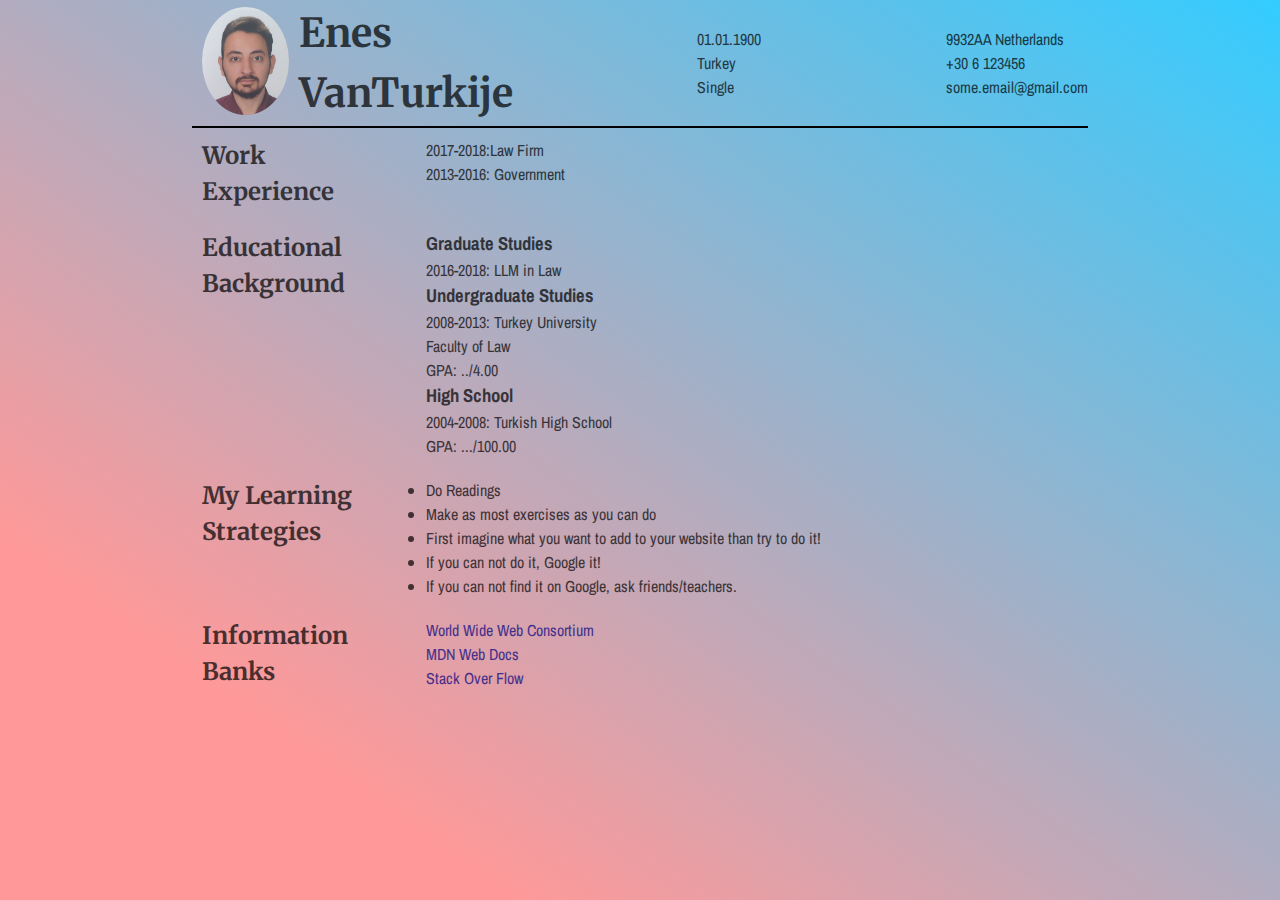
<file: week-1/index.html>
<!DOCTYPE html>
<html lang="en">
    <head>
        <meta charset="UTF-8"/>
        <title>CV</title>
        <link rel="stylesheet" href="styles.css">
        <link href="https://fonts.googleapis.com/css?family=Archivo+Narrow" rel="stylesheet"> 
        <link href="https://fonts.googleapis.com/css?family=Merriweather" rel="stylesheet"> 
    </head>

    <body>
        <section class="header">
            <div class="image-and-text">                    
                <div>
                    <img class="image-of-me" src="photo.jpeg" alt="photo-of-me">
                </div>
                <div class="name">
                    <h1>
                        Enes                 
                        <br>
                        VanTurkije
                    </h1>
                 </div>
                
            </div>
            <div>
                <p>
                    01.01.1900<br>
                    Turkey<br>
                    Single<br>
                </p>
            </div>
            <div>
                <p>
                    9932AA Netherlands<br>
                    +30 6 123456<br>
                    some.email@gmail.com
                </p>
            </div>

        </section>

        <section>
            <div class="lefties">
                <h2>
                    Work Experience
                </h2>
            </div>
            <div class="righties">
                <p>
                2017-2018:Law Firm<br>
                2013-2016: Government
                </p>
            </div>
        </section>

        <div class="seperator"></div>

        <section>
            <div class="lefties">
                <h2>
                    Educational Background
                </h2>
            </div>
            <div class="righties">
                <h3>
                    Graduate Studies
                </h3>
                <p>
                    2016-2018: LLM in Law
                </p>
                <h3>
                    Undergraduate Studies
                </h3>
                <p>
                    2008-2013: Turkey University<br>
                    Faculty of Law<br>
                    GPA: ../4.00
                </p>
                <h3>
                    High School
                </h3>
                <p>
                    2004-2008: Turkish High School<br>
                    GPA: .../100.00
                </p>
            </div>

        </section>

        <div class="seperator" />

        <section>                
                <div class="lefties">
                    <h2>
                        My Learning Strategies
                    </h2>                
                </div>
                
                <div class="righties">
                    <ul>
                        <li>
                            Do Readings
                        </li>
                        <li>
                            Make as most exercises as you can do
                        </li>
                        <li>
                            First imagine what you want to add to your website than try to do it!
                        </li>
                        <li>
                            If you can not do it, Google it!
                        </li>
                        <li>
                            If you can not find it on Google, ask friends/teachers.
                        </li>
                    </ul>
                </div>
            </div>
        </section>

        <div class="seperator" />

        <section>
                    <div class="lefties">
                        <h2>
                            Information Banks
                        </h2>                
                    </div>
                    
                    <div class="righties behave">
                        <ul>
                            <li>
                                <a 
                                target="_blank"
                                href="https://www.w3.org">
                                World Wide Web Consortium 
                                </a>
                            </li>
                            <li>
                                <a 
                                target="_blank"
                                href="https://developer.mozilla.org/">
                                MDN Web Docs
                                </a>
                            </li>
                            <li>
                                <a 
                                target="_blank"
                                href="https://stackoverflow.com">
                                Stack Over Flow
                                </a>
                            </li>
                            
                        </ul>
                    </div>
                
        </section>
 
    </body>
</html>
</file>
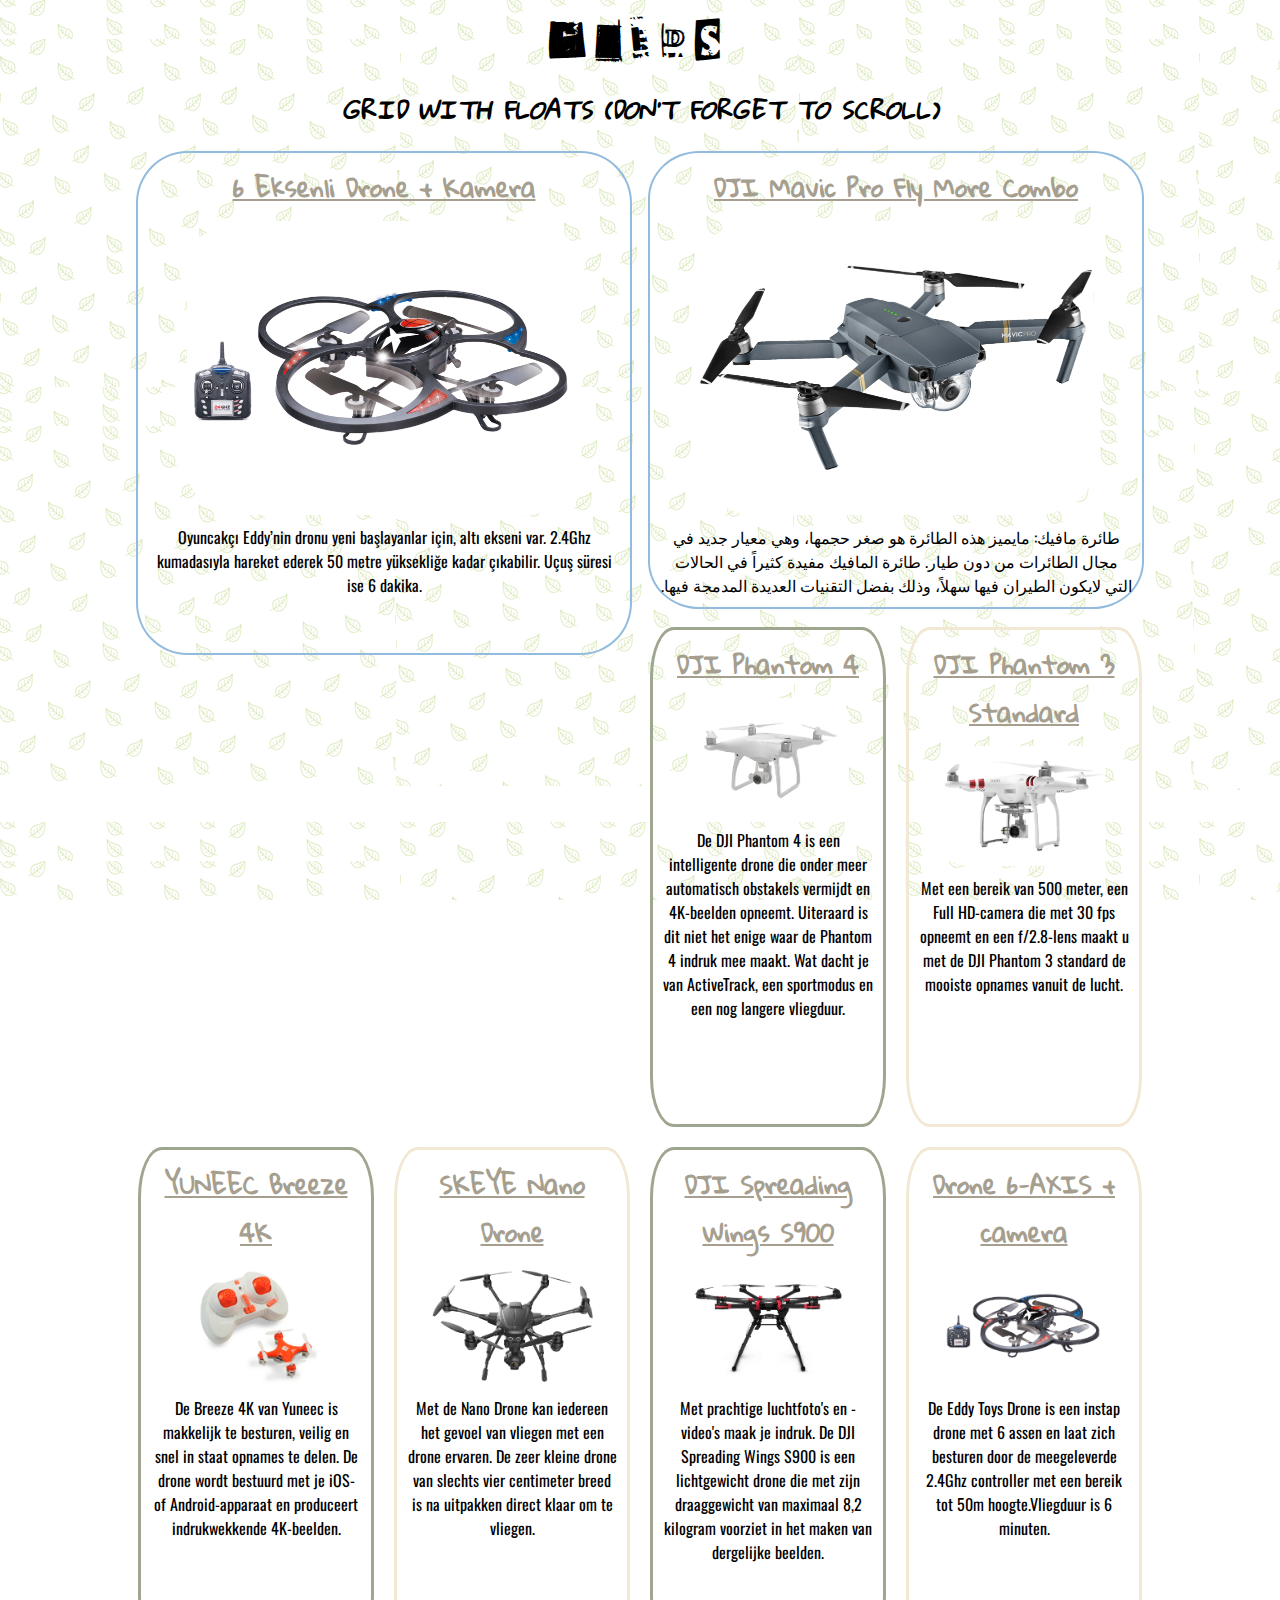
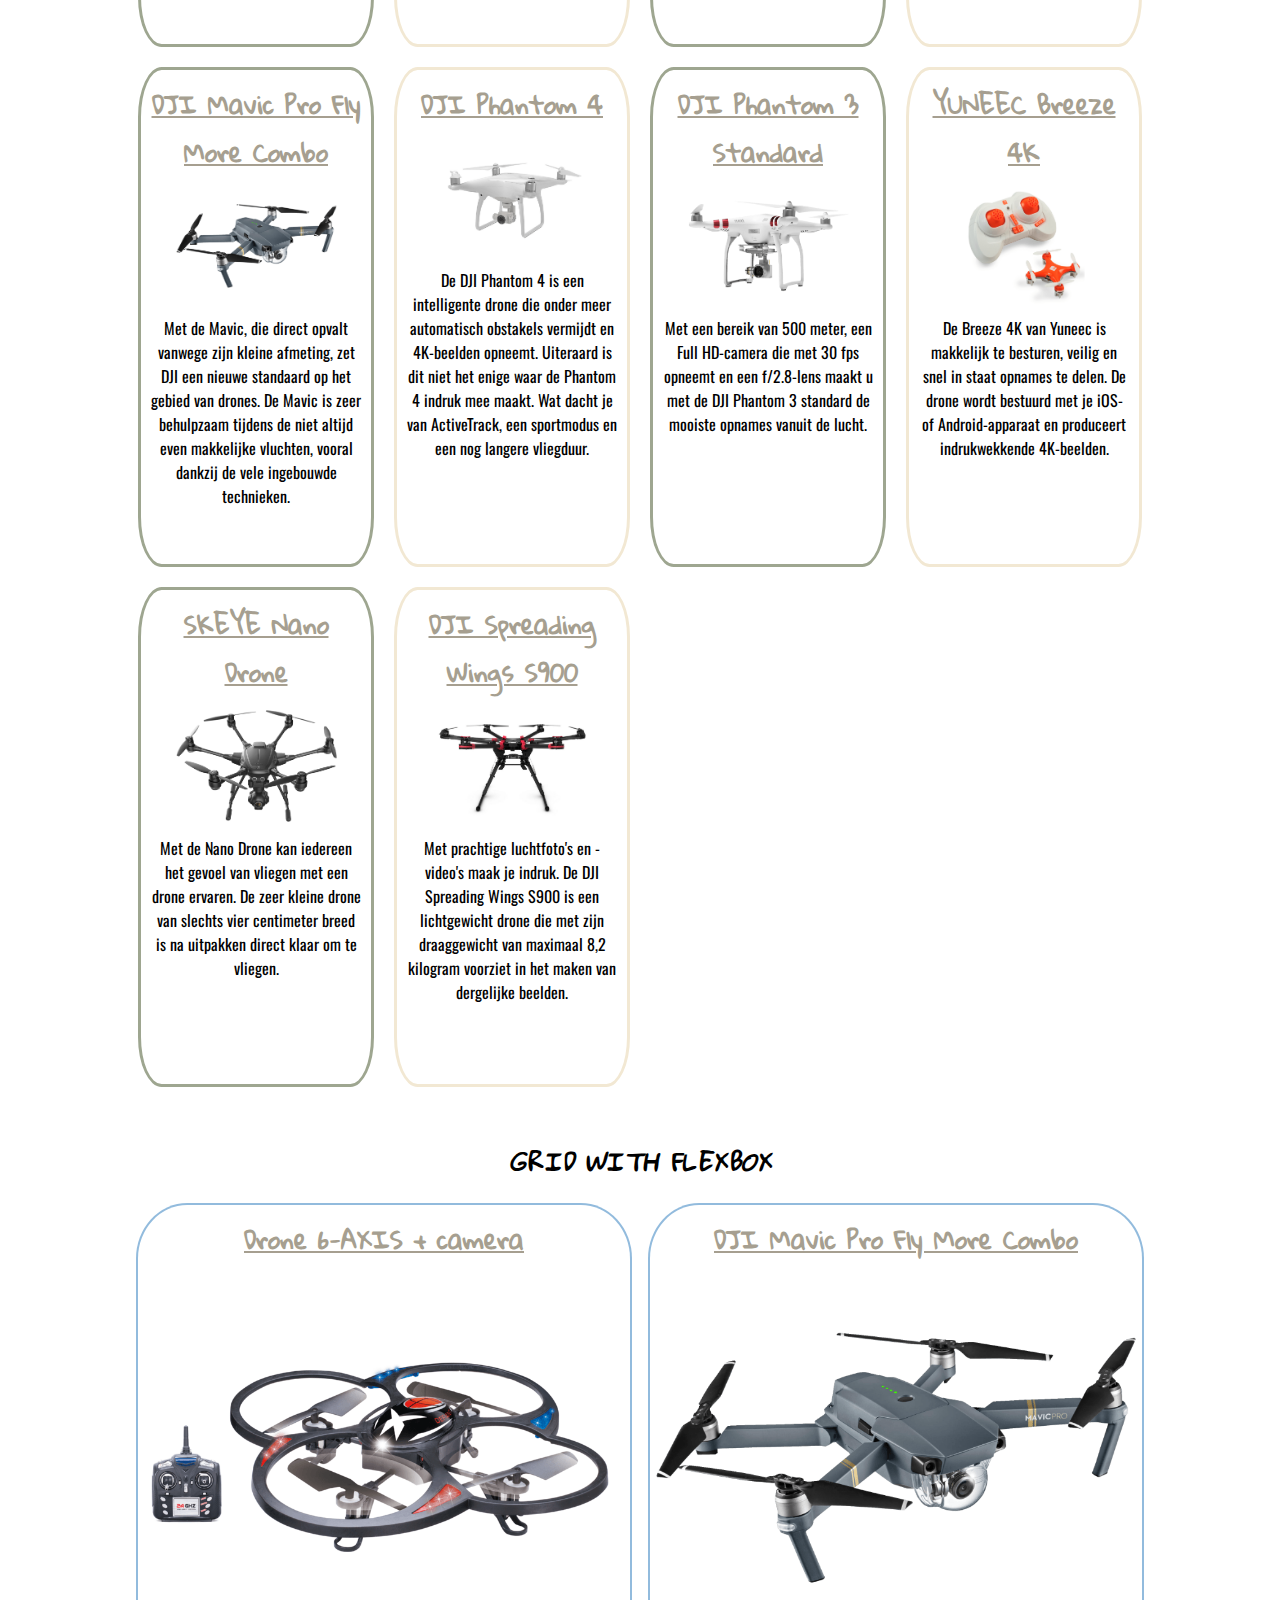
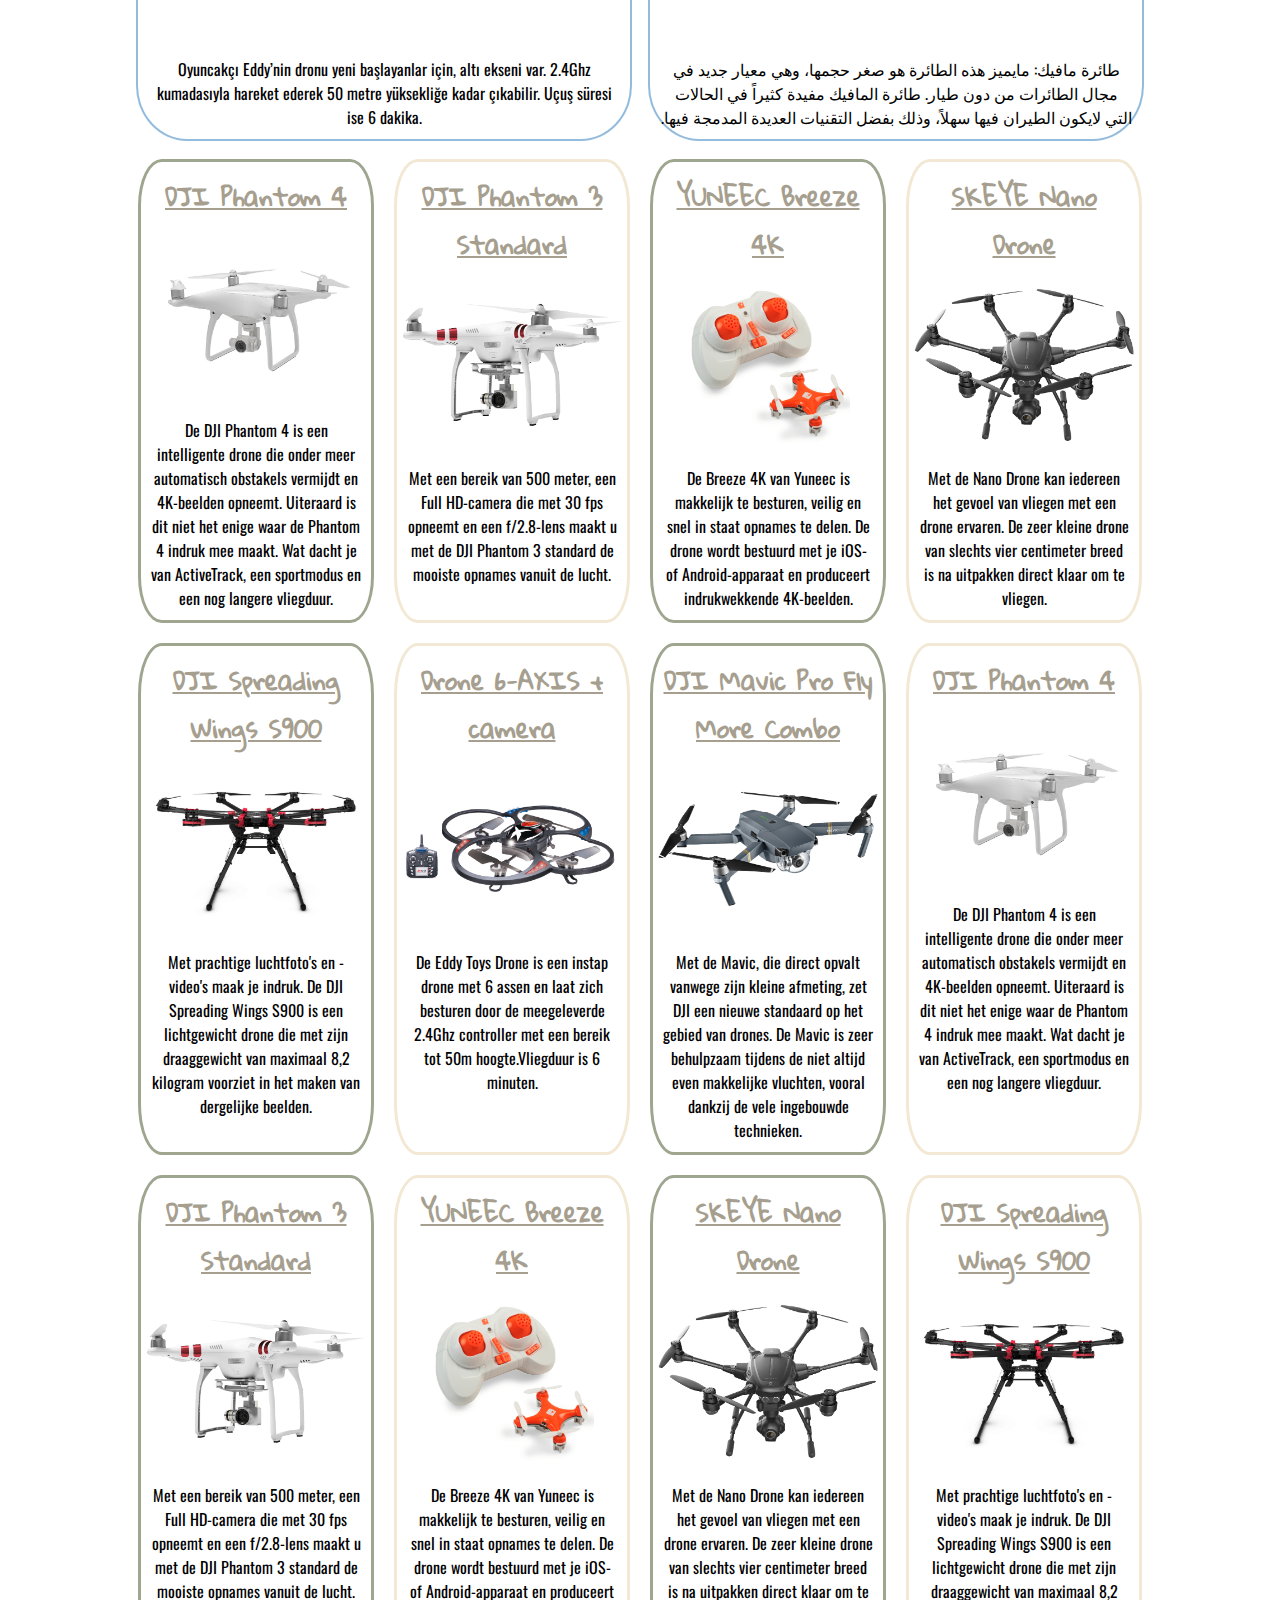
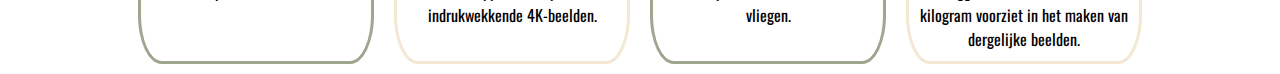
<file: week2/index.html>
<!doctype html>
<html>
    <head>
        <meta charset="utf-8">
        <meta name="viewport" content="width=device-width, initial-scale=1.0">
        <title>Grids</title>
        <link rel="stylesheet" href="style.css">
    </head>
    <body>
        <header>
            <h1>Grids</h1>
        </header>
        <main>
            <section>
                <h2>Grid with floats</h2>
                <ul id="grid-floats">
                    <li class="grid-item">
                        <h3>6 Eksenli Drone + Kamera</h3>
                        <img src="images/drone1.png">
                        <p>Oyuncakçı Eddy’nin dronu yeni başlayanlar için, altı ekseni var. 2.4Ghz kumadasıyla hareket ederek 50 metre yüksekliğe kadar çıkabilir. Uçuş süresi ise 6 dakika.</p>
                    </li>
                    <li class="grid-item">
                        <h3>DJI Mavic Pro Fly More Combo</h3>
                        <img src="images/drone2.png">
                         <p dir="rtl">طائرة مافيك: مايميز هذه الطائرة هو صغر حجمها، وهي معيار جديد في مجال الطائرات من دون طيار. طائرة المافيك مفيدة كثيراً في الحالات التي لايكون الطيران فيها سهلاً، وذلك بفضل التقنيات العديدة المدمجة فيها.</p>
                    </li>
                    <li class="grid-item">
                        <h3>DJI Phantom 4</h3>
                        <img src="images/drone3.png">
                        <p>De DJI Phantom 4 is een intelligente drone die onder meer automatisch obstakels vermijdt en 4K-beelden opneemt. Uiteraard is dit niet het enige waar de Phantom 4 indruk mee maakt. Wat dacht je van ActiveTrack, een sportmodus en een nog langere vliegduur.</p>
                    </li>
                    <li class="grid-item">
                        <h3>DJI Phantom 3 Standard</h3>
                        <img src="images/drone4.png">
                        <p>Met een bereik van 500 meter, een Full HD-camera die met 30 fps opneemt en een f/2.8-lens maakt u met de DJI Phantom 3 standard de mooiste opnames vanuit de lucht.</p>
                    </li>
                    <li class="grid-item">
                        <h3>YUNEEC Breeze 4K</h3>
                        <img src="images/drone5.png">
                        <p>De Breeze 4K van Yuneec is makkelijk te besturen, veilig en snel in staat opnames te delen. De drone wordt bestuurd met je iOS- of Android-apparaat en produceert indrukwekkende 4K-beelden.</p>
                    </li>
                    <li class="grid-item">
                        <h3>SKEYE Nano Drone</h3>
                        <img src="images/drone6.png">
                        <p>Met de Nano Drone kan iedereen het gevoel van vliegen met een drone ervaren. De zeer kleine drone van slechts vier centimeter breed is na uitpakken direct klaar om te vliegen.</p>
                    </li>
                    <li class="grid-item">
                        <h3>DJI Spreading Wings S900</h3>
                        <img src="images/drone7.png">
                        <p>Met prachtige luchtfoto's en -video's maak je indruk. De DJI Spreading Wings S900 is een lichtgewicht drone die met zijn draaggewicht van maximaal 8,2 kilogram voorziet in het maken van dergelijke beelden.</p>
                    </li>
                    <li class="grid-item">
                        <h3>Drone 6-AXIS + camera</h3>
                        <img src="images/drone1.png">
                        <p>De Eddy Toys Drone is een instap drone met 6 assen en laat zich besturen door de meegeleverde 2.4Ghz controller met een bereik tot 50m hoogte.Vliegduur is 6 minuten.</p>
                    </li>
                    <li class="grid-item">
                        <h3>DJI Mavic Pro Fly More Combo</h3>
                        <img src="images/drone2.png">
                        <p>Met de Mavic, die direct opvalt vanwege zijn kleine afmeting, zet DJI een nieuwe standaard op het gebied van drones. De Mavic is zeer behulpzaam tijdens de niet altijd even makkelijke vluchten, vooral dankzij de vele ingebouwde technieken.</p>
                    </li>
                    <li class="grid-item">
                        <h3>DJI Phantom 4</h3>
                        <img src="images/drone3.png">
                        <p>De DJI Phantom 4 is een intelligente drone die onder meer automatisch obstakels vermijdt en 4K-beelden opneemt. Uiteraard is dit niet het enige waar de Phantom 4 indruk mee maakt. Wat dacht je van ActiveTrack, een sportmodus en een nog langere vliegduur.</p>
                    </li>
                    <li class="grid-item">
                        <h3>DJI Phantom 3 Standard</h3>
                        <img src="images/drone4.png">
                        <p>Met een bereik van 500 meter, een Full HD-camera die met 30 fps opneemt en een f/2.8-lens maakt u met de DJI Phantom 3 standard de mooiste opnames vanuit de lucht.</p>
                    </li>
                    <li class="grid-item">
                        <h3>YUNEEC Breeze 4K</h3>
                        <img src="images/drone5.png">
                        <p>De Breeze 4K van Yuneec is makkelijk te besturen, veilig en snel in staat opnames te delen. De drone wordt bestuurd met je iOS- of Android-apparaat en produceert indrukwekkende 4K-beelden.</p>
                    </li>
                    <li class="grid-item">
                        <h3>SKEYE Nano Drone</h3>
                        <img src="images/drone6.png">
                        <p>Met de Nano Drone kan iedereen het gevoel van vliegen met een drone ervaren. De zeer kleine drone van slechts vier centimeter breed is na uitpakken direct klaar om te vliegen.</p>
                    </li>
                    <li class="grid-item">
                        <h3>DJI Spreading Wings S900</h3>
                        <img src="images/drone7.png">
                        <p>Met prachtige luchtfoto's en -video's maak je indruk. De DJI Spreading Wings S900 is een lichtgewicht drone die met zijn draaggewicht van maximaal 8,2 kilogram voorziet in het maken van dergelijke beelden.</p>
                    </li>
                </ul>
                
            </section>
            <section>
                <h2>Grid with flexbox</h2>
                <ul id="grid-flex">
                    <li class="grid-item">
                        <h3>Drone 6-AXIS + camera</h3>
                        <img src="images/drone1.png">
                        <p>Oyuncakçı Eddy’nin dronu yeni başlayanlar için, altı ekseni var. 2.4Ghz kumadasıyla hareket ederek 50 metre yüksekliğe kadar çıkabilir. Uçuş süresi ise 6 dakika.</p>
                    </li>
                    <li class="grid-item">
                        <h3>DJI Mavic Pro Fly More Combo</h3>
                        <img src="images/drone2.png">
                         <p dir="rtl">طائرة مافيك: مايميز هذه الطائرة هو صغر حجمها، وهي معيار جديد في مجال الطائرات من دون طيار. طائرة المافيك مفيدة كثيراً في الحالات التي لايكون الطيران فيها سهلاً، وذلك بفضل التقنيات العديدة المدمجة فيها.</p>
                    </li>
                    <li class="grid-item">
                        <h3>DJI Phantom 4</h3>
                        <img src="images/drone3.png">
                        <p>De DJI Phantom 4 is een intelligente drone die onder meer automatisch obstakels vermijdt en 4K-beelden opneemt. Uiteraard is dit niet het enige waar de Phantom 4 indruk mee maakt. Wat dacht je van ActiveTrack, een sportmodus en een nog langere vliegduur.</p>
                    </li>
                    <li class="grid-item">
                        <h3>DJI Phantom 3 Standard</h3>
                        <img src="images/drone4.png">
                        <p>Met een bereik van 500 meter, een Full HD-camera die met 30 fps opneemt en een f/2.8-lens maakt u met de DJI Phantom 3 standard de mooiste opnames vanuit de lucht.</p>
                    </li>
                    <li class="grid-item">
                        <h3>YUNEEC Breeze 4K</h3>
                        <img src="images/drone5.png">
                        <p>De Breeze 4K van Yuneec is makkelijk te besturen, veilig en snel in staat opnames te delen. De drone wordt bestuurd met je iOS- of Android-apparaat en produceert indrukwekkende 4K-beelden.</p>
                    </li>
                    <li class="grid-item">
                        <h3>SKEYE Nano Drone</h3>
                        <img src="images/drone6.png">
                        <p>Met de Nano Drone kan iedereen het gevoel van vliegen met een drone ervaren. De zeer kleine drone van slechts vier centimeter breed is na uitpakken direct klaar om te vliegen.</p>
                    </li>
                    <li class="grid-item">
                        <h3>DJI Spreading Wings S900</h3>
                        <img src="images/drone7.png">
                        <p>Met prachtige luchtfoto's en -video's maak je indruk. De DJI Spreading Wings S900 is een lichtgewicht drone die met zijn draaggewicht van maximaal 8,2 kilogram voorziet in het maken van dergelijke beelden.</p>
                    </li>
                    <li class="grid-item">
                        <h3>Drone 6-AXIS + camera</h3>
                        <img src="images/drone1.png">
                        <p>De Eddy Toys Drone is een instap drone met 6 assen en laat zich besturen door de meegeleverde 2.4Ghz controller met een bereik tot 50m hoogte.Vliegduur is 6 minuten.</p>
                    </li>
                    <li class="grid-item">
                        <h3>DJI Mavic Pro Fly More Combo</h3>
                        <img src="images/drone2.png">
                        <p>Met de Mavic, die direct opvalt vanwege zijn kleine afmeting, zet DJI een nieuwe standaard op het gebied van drones. De Mavic is zeer behulpzaam tijdens de niet altijd even makkelijke vluchten, vooral dankzij de vele ingebouwde technieken.</p>
                    </li>
                    <li class="grid-item">
                        <h3>DJI Phantom 4</h3>
                        <img src="images/drone3.png">
                        <p>De DJI Phantom 4 is een intelligente drone die onder meer automatisch obstakels vermijdt en 4K-beelden opneemt. Uiteraard is dit niet het enige waar de Phantom 4 indruk mee maakt. Wat dacht je van ActiveTrack, een sportmodus en een nog langere vliegduur.</p>
                    </li>
                    <li class="grid-item">
                        <h3>DJI Phantom 3 Standard</h3>
                        <img src="images/drone4.png">
                        <p>Met een bereik van 500 meter, een Full HD-camera die met 30 fps opneemt en een f/2.8-lens maakt u met de DJI Phantom 3 standard de mooiste opnames vanuit de lucht.</p>
                    </li>
                    <li class="grid-item">
                        <h3>YUNEEC Breeze 4K</h3>
                        <img src="images/drone5.png">
                        <p>De Breeze 4K van Yuneec is makkelijk te besturen, veilig en snel in staat opnames te delen. De drone wordt bestuurd met je iOS- of Android-apparaat en produceert indrukwekkende 4K-beelden.</p>
                    </li>
                    <li class="grid-item">
                        <h3>SKEYE Nano Drone</h3>
                        <img src="images/drone6.png">
                        <p>Met de Nano Drone kan iedereen het gevoel van vliegen met een drone ervaren. De zeer kleine drone van slechts vier centimeter breed is na uitpakken direct klaar om te vliegen.</p>
                    </li>
                    <li class="grid-item">
                        <h3>DJI Spreading Wings S900</h3>
                        <img src="images/drone7.png">
                        <p>Met prachtige luchtfoto's en -video's maak je indruk. De DJI Spreading Wings S900 is een lichtgewicht drone die met zijn draaggewicht van maximaal 8,2 kilogram voorziet in het maken van dergelijke beelden.</p>
                    </li>
                </ul>
            </section>
        </main>
    </body>
</html>
</file>
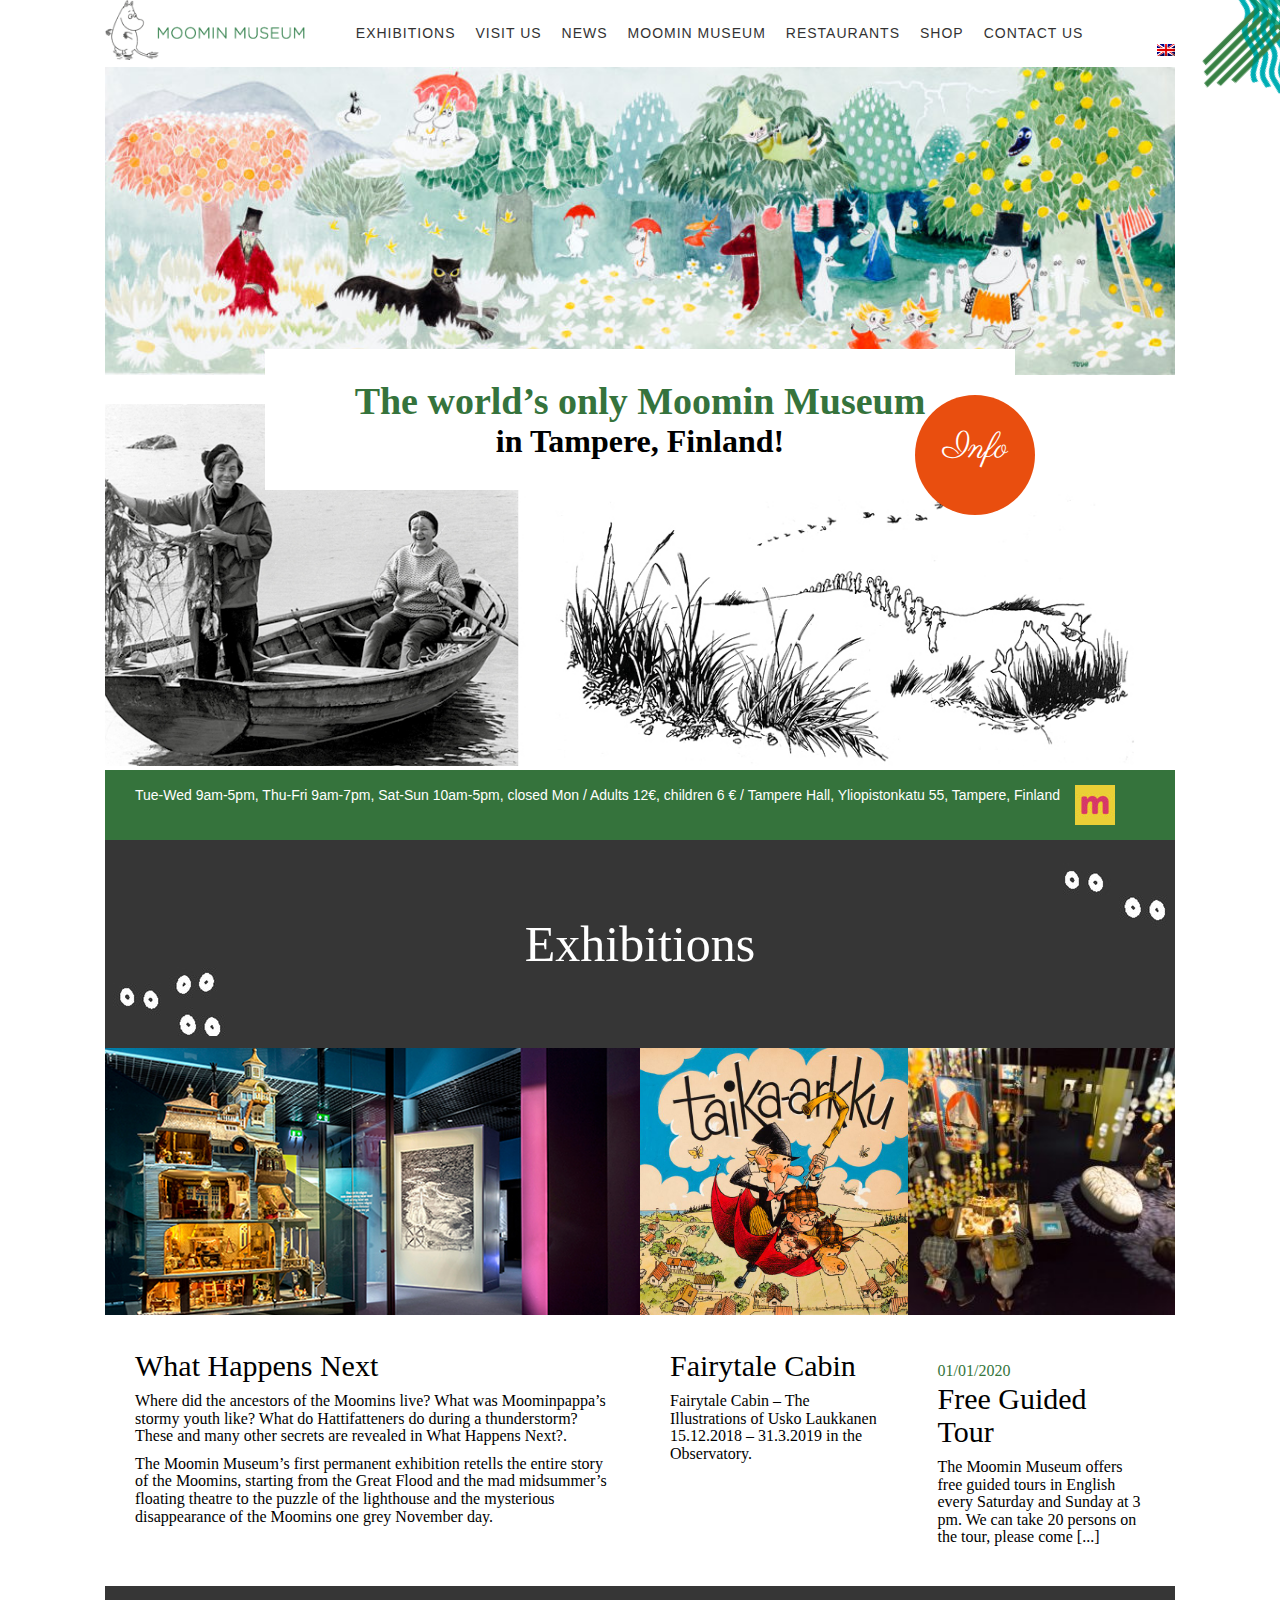
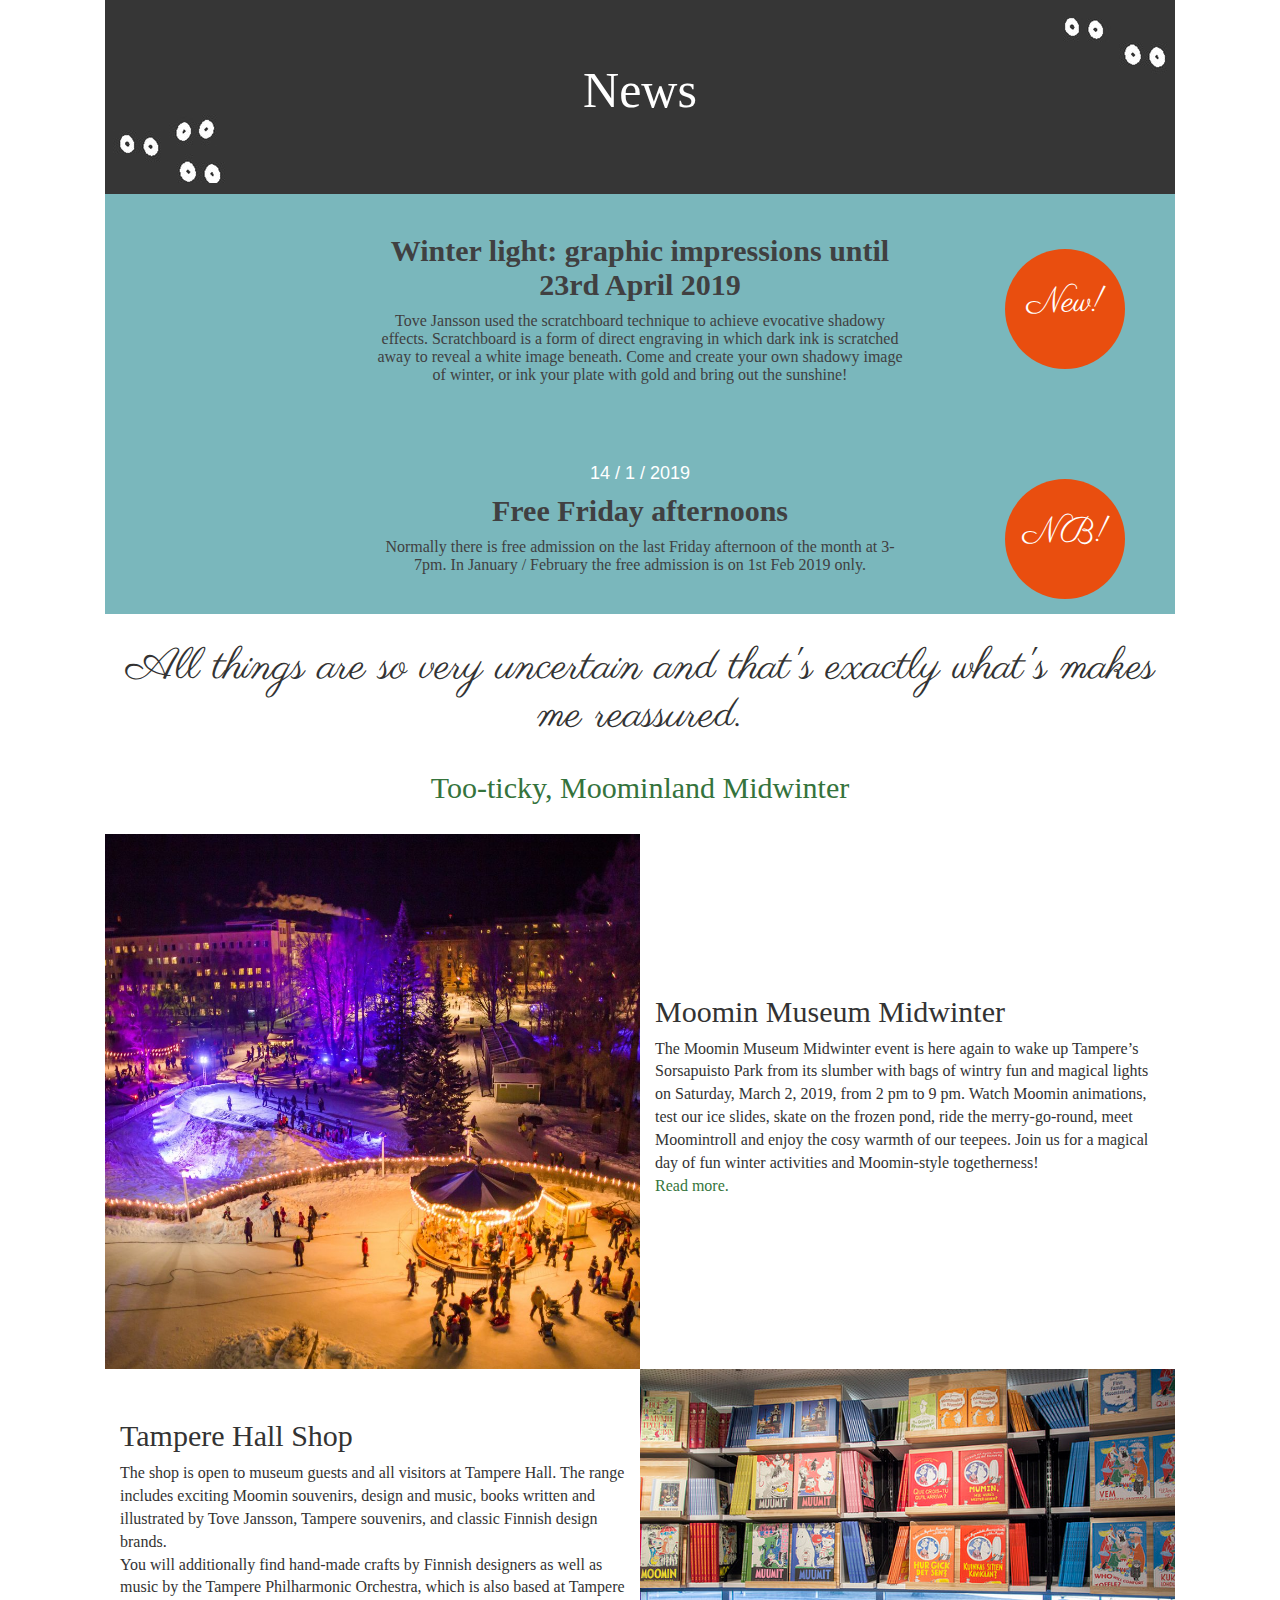
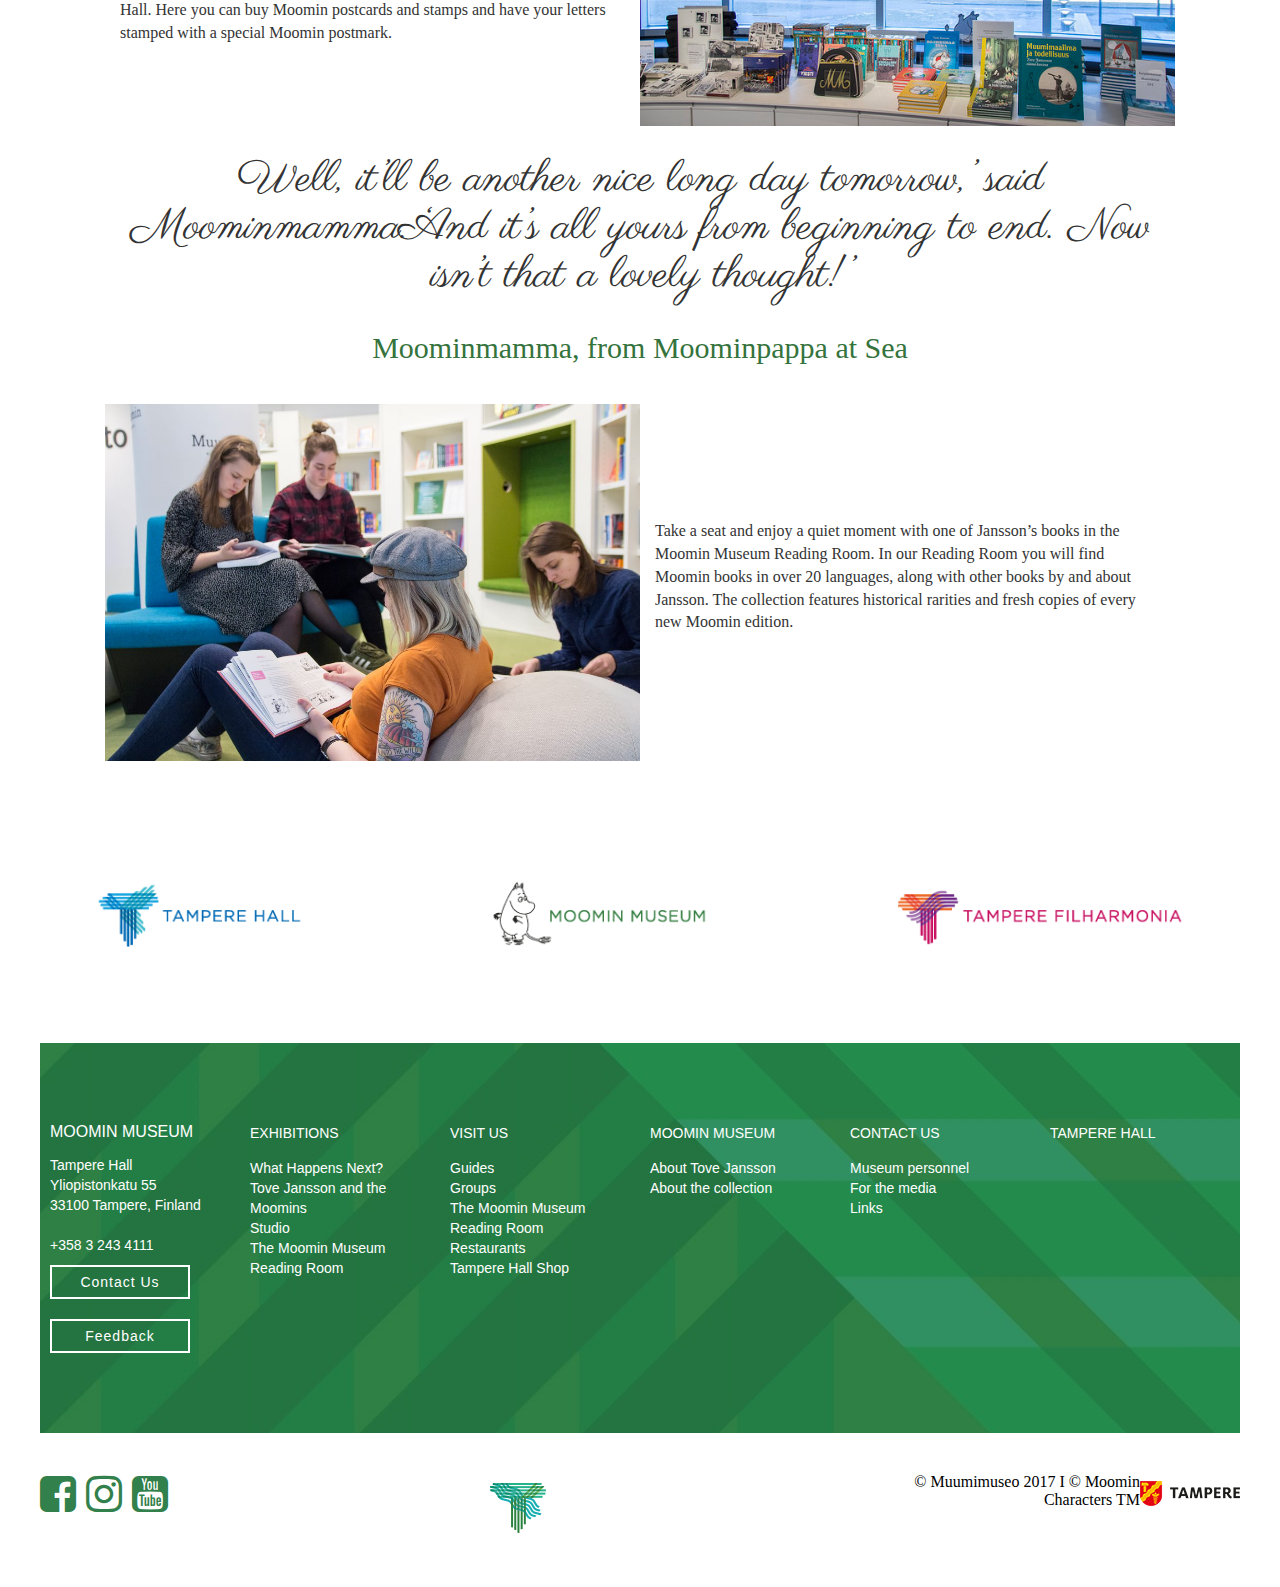
<file: week3/index.html>
<!DOCTYPE html>
<html lang="en">
    <head>
        <meta charset="utf-8"/>
        <meta name="viewport" content="width=device-width, initial-scale=1"/>
        <title>The World&apos;s Only Moomin Museum</title> 
        <link rel="stylesheet" href="styles.css"/>
        <link rel="stylesheet" href="https://maxcdn.bootstrapcdn.com/font-awesome/4.7.0/css/font-awesome.min.css"/>
    </head>
    <body class="move-left">
        <section class="max-width">
            <header>
                <div class="container-head special-width-designer">
                    <a 
                    href="https://muumimuseo.fi/en/"
                    class="top-logo-and-text">
                    <img
                    src="images/logo-muumimuseo-en.png"                    
                    alt="logo"/>
                    </a>                    
                    <ul class="navigation">
                        <li class="navigation-item">
                            EXHIBITIONS
                            <ol class="sub-menu">
                                <li class="sub-menu-list">
                                    <a href="https://muumimuseo.fi/en/exhibitions/what-happens-next/">
                                        What Happens Next?
                                    </a>
                                </li>
                                <li class="sub-menu-list">
                                    <a href="https://muumimuseo.fi/en/exhibitions/tove-jansson-and-the-moomins/">
                                        Observatory
                                    </a>
                                </li>
                                <li class="sub-menu-list">
                                    <a href="https://muumimuseo.fi/en/exhibitions/the-moomin-museum-reading-room/">
                                        The Moomin Museum Reading Room
                                    </a>
                                </li>
                                <li class="sub-menu-list">
                                    <a href="https://muumimuseo.fi/en/exhibitions/studio/">
                                        Studio
                                    </a>
                                </li>
                                <li class="sub-menu-list">
                                    <a href="https://muumimuseo.fi/en/shop/">
                                        Shop
                                    </a>
                                </li>
                            </ol>
                        </li>
                        <li class="navigation-item">
                            VISIT US
                            <ol class="sub-menu">
                                <li class="sub-menu-list">
                                    <a href="https://muumimuseo.fi/en/visit-us/info/">
                                        Info
                                    </a>
                                </li>
                                <li class="sub-menu-list">
                                    <a href="https://muumimuseo.fi/en/visit-us/guides/">
                                        Guides
                                    </a>
                                </li>
                                <li class="sub-menu-list">
                                    <a href="https://muumimuseo.fi/en/visit-us/groups/">
                                        Groups
                                    </a>
                                </li>
                                <li class="sub-menu-list">
                                    <a href="https://muumimuseo.fi/en/exhibitions/the-moomin-museum-reading-room/">
                                        The Moomin Museum Reading Room
                                    </a>
                                </li>
                                <li class="sub-menu-list">
                                    <a href="https://muumimuseo.fi/en/restaurants/">
                                        Restaurants
                                    </a>
                                </li>
                                <li class="sub-menu-list">
                                    <a href="https://muumimuseo.fi/en/shop/">
                                        Shop
                                    </a>
                                </li>
                            </ol>                      
                        </li>
                        <li class="navigation-item">
                            NEWS
                        </li>
                        <li class="navigation-item">
                            MOOMIN MUSEUM
                            <ol class="sub-menu">
                                <li class="sub-menu-list">
                                    <a href="https://muumimuseo.fi/en/moomin-museum/about-tove-jansson/">
                                        About Tove Jansson
                                    </a>
                                </li>
                                <li class="sub-menu-list">
                                    <a href="https://muumimuseo.fi/en/moomin-museum/about-the-collection/">
                                        About the collection
                                    </a>
                                </li>
                            </ol>                            
                        </li>
                        <li class="navigation-item">
                            RESTAURANTS
                        </li>
                        <li class="navigation-item">
                            SHOP                                
                        </li>
                        <li class="navigation-item">
                            CONTACT US
                            <ol class="sub-menu">
                                <li class="sub-menu-list">
                                    <a href="https://muumimuseo.fi/en/contact-us/museum-personnel/">
                                        Museum personnel
                                    </a>
                                </li>
                                <li class="sub-menu-list">
                                    <a href="https://muumimuseo.fi/en/contact-us/for-the-media/">
                                        For the media
                                    </a>
                                </li>
                                <li class="sub-menu-list">
                                    <a href="https://muumimuseo.fi/en/contact-us/links/">
                                        Links
                                    </a>
                                </li>
                            </ol>
                        </li>
                    </ul>
                    <div class="left-bar">
                        <div>
                            <div class="bar other-container">
                                <img
                                src="images/bar.png"
                                class="other-menu-bar"
                                alt="left-bar"/>                                         
                                        <div class="you-shall-not-see">
                                            <div class="other-languages-list">
                                                <a href="https://muumimuseo.fi/en/">
                                                    <img
                                                    src="images/logo-muumimuseo-en.png"
                                                    alt="muumimuseo-logo"
                                                    />
                                                </a>
                                                <a href="https://muumimuseo.fi/en/">en</a>
                                                <a href="https://muumimuseo.fi/">fi</a>
                                                <a href="https://muumimuseo.fi/ja/">ja</a>
                                                <a href="https://muumimuseo.fi/ru/">ru</a>
                                                <a href="https://muumimuseo.fi/sv/">sv</a>
                                            </div>                            
                                            <ul class="other-navigation">
                                                <li class="other-navigation-item">
                                                    Exhibitions
                                                    <ol class="other-sub-menu">
                                                        <li class="other-sub-menu-list">
                                                            <a href="https://muumimuseo.fi/en/exhibitions/what-happens-next/">
                                                                What Happens Next?
                                                            </a>
                                                        </li>
                                                        <li class="other-sub-menu-list">
                                                            <a href="https://muumimuseo.fi/en/exhibitions/tove-jansson-and-the-moomins/">
                                                                Observatory
                                                            </a>
                                                        </li>
                                                        <li class="other-sub-menu-list">
                                                            <a href="https://muumimuseo.fi/en/exhibitions/the-moomin-museum-reading-room/">
                                                                The Moomin Museum Reading Room
                                                            </a>
                                                        </li>
                                                        <li class="other-sub-menu-list">
                                                            <a href="https://muumimuseo.fi/en/exhibitions/studio/">
                                                                Studio
                                                            </a>
                                                        </li>
                                                        <li class="other-sub-menu-list">
                                                            <a href="https://muumimuseo.fi/en/shop/">
                                                                Shop
                                                            </a>
                                                        </li>
                                                    </ol>
                                                </li>
                                                <li class="other-navigation-item">
                                                    Visit Us
                                                    <ol class="other-sub-menu">
                                                        <li class="other-sub-menu-list">
                                                            <a href="https://muumimuseo.fi/en/visit-us/info/">
                                                                Info
                                                            </a>
                                                        </li>
                                                        <li class="other-sub-menu-list">
                                                            <a href="https://muumimuseo.fi/en/visit-us/guides/">
                                                                Guides
                                                            </a>
                                                        </li>
                                                        <li class="other-sub-menu-list">
                                                            <a href="https://muumimuseo.fi/en/visit-us/groups/">
                                                                Groups
                                                            </a>
                                                        </li>
                                                        <li class="other-sub-menu-list">
                                                            <a href="https://muumimuseo.fi/en/exhibitions/the-moomin-museum-reading-room/">
                                                                The Moomin Museum Reading Room
                                                            </a>
                                                        </li>
                                                        <li class="other-sub-menu-list">
                                                            <a href="https://muumimuseo.fi/en/restaurants/">
                                                                Restaurants
                                                            </a>
                                                        </li>
                                                        <li class="other-sub-menu-list">
                                                            <a href="https://muumimuseo.fi/en/shop/">
                                                                Shop
                                                            </a>
                                                        </li>
                                                    </ol>                      
                                                </li>
                                                <li class="other-navigation-item">
                                                    News
                                                </li>
                                                <li class="other-navigation-item">
                                                    Moomin Museum
                                                    <ol class="other-sub-menu">
                                                        <li class="other-sub-menu-list">
                                                            <a href="https://muumimuseo.fi/en/moomin-museum/about-tove-jansson/">
                                                                About Tove Jansson
                                                            </a>
                                                        </li>
                                                        <li class="other-sub-menu-list">
                                                            <a href="https://muumimuseo.fi/en/moomin-museum/about-the-collection/">
                                                                About the collection
                                                            </a>
                                                        </li>
                                                    </ol>                            
                                                </li>
                                                <li class="other-navigation-item">
                                                    Restaurants
                                                </li>
                                                <li class="other-navigation-item">
                                                    Shop                                
                                                </li>
                                                <li class="other-navigation-item">
                                                    Contact Us
                                                    <ol class="other-sub-menu">
                                                        <li class="other-sub-menu-list">
                                                            <a href="https://muumimuseo.fi/en/contact-us/museum-personnel/">
                                                                Museum personnel
                                                            </a>
                                                        </li>
                                                        <li class="other-sub-menu-list">
                                                            <a href="https://muumimuseo.fi/en/contact-us/for-the-media/">
                                                                For the media
                                                            </a>
                                                        </li>
                                                        <li class="other-sub-menu-list">
                                                            <a href="https://muumimuseo.fi/en/contact-us/links/">
                                                                Links
                                                            </a>
                                                        </li>
                                                    </ol>
                                                </li>
                                            </ul>
                                        </div>
                                    </div>                                
                                </div>                    
                            </div>
                        <div class="leftist">
                            <div class="language-dropdown">
                                <a class="language-button"
                                href="https://muumimuseo.fi/en/">
                                    <img 
                                    src="images/en.png"                                    
                                    alt="english-language"
                                    />
                                </a>
                                <div class="other-languages">
                                    <a href="https://muumimuseo.fi/">
                                        <img
                                        src="images/fi.png"
                                        alt="finnish-language"
                                        />
                                    </a>
                                    <a href="https://muumimuseo.fi/ja/">
                                        <img
                                        src="images/ja.png"
                                        alt="finnish-language"
                                        />
                                    </a>
                                    <a href="https://muumimuseo.fi/ru/">
                                        <img
                                        src="images/ru.png"
                                        alt="finnish-language"
                                        />
                                    </a>
                                    <a href="https://muumimuseo.fi/sv/">
                                        <img
                                        src="images/sv.png"
                                        alt="finnish-language"
                                        />
                                    </a>
                                </div>
                            </div>
                            <img 
                            src="images/bg-header-muumimuseo.png"
                            class="top-left"
                            alt="header-left-image"
                            />
                        </div>
                    </div>
                </div>
            </header>
        </section>
        <section class="max-width move-left">
            <main>
                <div class="artistic-part width-designer">
                    <img 
                    src="images/m-131-web-v-1024x295.jpg"
                    alt="artistic-picture"
                    />                    
                    <div class="text-in-between position">
                        <div class="normalizer">
                            <h1>
                            <span>The world’s only Moomin Museum</span>
                            <br>
                            in Tampere, Finland!
                            </h1>
                            <a 
                            href="https://muumimuseo.fi/en/visit-us/info/"
                            class="orange-circle" >
                            Info
                            </a>
                        </div>
                    </div>
                    <img 
                    src="images/mv2.jpg"
                    alt="photo-and-drawing"
                    />
                </div>
                <div>
                    <div class="opening-info-and-logo width-designer">
                        <div class="opening-information">
                            <p>
                                Tue-Wed 9am-5pm, Thu-Fri 9am-7pm, Sat-Sun 10am-5pm, closed Mon / Adults 12€, children 6 € / Tampere Hall, Yliopistonkatu 55, Tampere, Finland
                            </p>
                            <img
                            src="images/museokortti_ikoni.jpg"
                            class="logo-for-museo-kortti"
                            alt="icon-for-museokortti"
                            />
                        </div>
                    </div>
                </div>

                <div>
                    <a 
                    href="https://muumimuseo.fi/en/exhibitions/"
                    target="_blank">
                        <div class="exhibition-and-news width-designer">
                            <div>
                                <img
                                src="images/silmat-vasen.gif"
                                class="eyes"
                                alt="six-yed-funny-gif"
                                />
                            </div>
                            <div>
                                <h2 class="text-for-exhibition-and-news">
                                    Exhibitions
                                </h2>
                            </div>
                            <div>
                                <img
                                src="images/silmat-oikea.gif"
                                class="eyes"
                                alt="four-eyed-funny-gif"
                                />
                            </div>
                        </div>
                    </a>
                    <div class="informative-part width-designer flex-part">                        
                        <div class="halver">
                            <img
                            src="images/A7A5306-570px.jpg"
                            class="unresponsive-image"
                            alt="art-image-one"
                            />
                            <div class="padding-for-informative-part">
                                <h3>
                                    What Happens Next
                                </h3>
                                <p>
                                    Where did the ancestors of the Moomins live? What was Moominpappa’s stormy youth like? What do Hattifatteners do during a thunderstorm? These and many other secrets are revealed in What Happens Next?.
                                </p>
                                <p>
                                    The Moomin Museum’s first permanent exhibition retells the entire story of the Moomins, starting from the Great Flood and the mad midsummer’s floating theatre to the puzzle of the lighthouse and the mysterious disappearance of the Moomins one grey November day.
                                </p>
                            </div>
                        </div>                        
                        <div class="halver">
                            <img
                            src="images/UskoLaukkanen_etusivulle-720x720.jpg"
                            class="unresponsive-image"
                            alt="flying-umbrella"
                            />
                            <div class="padding-for-informative-part">
                                <h3>                                
                                    Fairytale Cabin
                                </h3>
                                <p>
                                    Fairytale Cabin – The Illustrations of Usko Laukkanen 15.12.2018 – 31.3.2019 in the Observatory.
                                </p>
                            </div>
                        </div>
                        <div class="halver">                        
                            <img
                            src="images/A7A5934-260x260.jpg"
                            class="unresponsive-image"
                            alt="a-tour-photo"
                            />
                            <div class="padding-for-informative-part">
                                <div class="timing-added">
                                    <a 
                                    href="https://muumimuseo.fi/en/events/guided-tours-english-every-sunday/"
                                    target="_blank">
                                        <h3>
                                            <span>01/01/2020</span>
                                            <br>
                                            Free Guided Tour
                                        </h3>                            
                                        <p>
                                            The Moomin Museum offers free guided tours in English every Saturday and Sunday at 3 pm. We can take 20 persons on the tour, please come [...]
                                        </p>
                                    </a>
                                </div>
                            </div>
                        </div>    
                    </div>
                </div>

                <div class="width-designer">
                    <a 
                    href="https://muumimuseo.fi/en/news/"
                    target="_blank">
                        <div class="exhibition-and-news">
                            <div>
                                <img
                                src="images/silmat-vasen.gif"
                                class="eyes"
                                alt="six-eyed-funny-gif"
                                />
                            </div>
                            <div>
                                <h2 class="text-for-exhibition-and-news">
                                    News
                                </h2>
                            </div>
                            <div>                    
                                <img
                                src="images/silmat-oikea.gif"
                                class="eyes"
                                alt="four-eyed-funny-gif"
                                />
                            </div>
                        </div>
                    </a>
                    <div class="styling-for-news-part">
                        <div class="writing-with-orange-circle">
                            <div class="padding-division">
                                <a 
                                href="https://muumimuseo.fi/en/exhibitions/studio/"
                                target="_blank">
                                    <h3>
                                        Winter light: graphic impressions until 23rd April 2019
                                    </h3>
                                    <p>
                                        Tove Jansson used the scratchboard technique to achieve evocative shadowy effects. Scratchboard is a form of direct engraving in which dark ink is scratched away to reveal a white image beneath. Come and create your own shadowy image of winter, or ink your plate with gold and bring out the sunshine!
                                    </p>                                                   
                                </a>
                            </div>
                            <div class="orange-circle orange-for-news">
                                New!
                            </div>
                        </div>
                        <div class="seperator"></div> 
                        <div class="writing-with-orange-circle">
                            <div class="padding-division">
                                <a 
                                href="https://muumimuseo.fi/en/exhibitions/studio/"
                                target="_blank">                        
                                    <h3 class="date-for-friday">
                                        14 / 1 / 2019
                                    </h3>
                                    <h3>
                                        Free Friday afternoons
                                    </h3>
                                    <p>
                                        Normally there is free admission on the last Friday afternoon of the month at 3-7pm. In January / February the free admission is on 1st Feb 2019 only.
                                    </p>                        
                                </a>
                            </div>                        
                            <div class="orange-circle orange-for-news">
                            NB!
                            </div>
                        </div> 
                    </div>
                </div>
                <div class="artistic-writing">
                    <p class="quoted-phrases">
                        All things are so very uncertain and that's exactly what's makes me reassured.
                    </p>
                    <p class="quoted-from">
                        Too-ticky, Moominland Midwinter
                    </p>
                </div>
                <div class="informative-part">
                    <div class="make-them-center">
                        <img
                        src="images/Moomin-Museums-Midwinter-1-Laura-Vanzo-19-web-1024x1024.jpg"
                        class="image-handler"
                        alt="night-photo-of-the-museum"
                        />
                        <div class="museum-and-shop">
                            <h3>
                                Moomin Museum Midwinter
                            </h3>
                            <p>
                                The Moomin Museum Midwinter event is here again to wake up Tampere’s Sorsapuisto Park from its slumber with bags of wintry fun and magical lights on Saturday, March 2, 2019, from 2 pm to 9 pm. Watch Moomin animations, test our ice slides, skate on the frozen pond, ride the merry-go-round, meet Moomintroll and enjoy the cosy warmth of our teepees. Join us for a magical day of fun winter activities and Moomin-style togetherness! 
                                <a 
                                href="https://muumimuseo.fi/en/visit-us/midwinter/"
                                target="_blank">Read more.
                                </a>
                            </p>
                        </div>
                    </div>
                    <div class="make-them-center">
                        <div class="museum-and-shop contact-point">
                            <h3>
                                Tampere Hall Shop
                            </h3>
                            <p>
                                The shop is open to museum guests and all visitors at Tampere Hall. The range includes exciting Moomin souvenirs, design and music, books written and illustrated by Tove Jansson, Tampere souvenirs, and classic Finnish design brands.
                                <br>
                                You will additionally find hand-made crafts by Finnish designers as well as music by the Tampere Philharmonic Orchestra, which is also based at Tampere Hall. Here you can buy Moomin postcards and stamps and have your letters stamped with a special Moomin postmark.
                            </p>
                        </div>
                        <img
                        src="images/Kuvagalleria-5.jpg"
                        class="image-handler image-contact"
                        alt="galeria-photo"
                        />
                    </div>
                    <div class="artistic-writing">
                            <p class="quoted-phrases">
                                Well, it’ll be another nice long day tomorrow,’ said Moominmamma. ‘And it’s all yours from beginning to end. Now isn’t that a lovely thought!’
                            </p>
                            <p class="quoted-from">
                                Moominmamma, from Moominpappa at Sea
                            </p>
                    </div>
                    <div class="make-them-center">
                        <img
                        src="images/Photo-Iina-Martiskainen-web-1024x683.jpg"
                        class="image-handler"
                        alt="people-reading-books"
                        />
                        <div class="museum-and-shop">
                            <p>
                            Take a seat and enjoy a quiet moment with one of Jansson’s books in the Moomin Museum Reading Room. In our Reading Room you will find Moomin books in over 20 languages, along with other books by and about Jansson. The collection features historical rarities and fresh copies of every new Moomin edition.
                            </p>
                        </div>
                    </div>
                </div>
                
                <div class="seperator-2"></div>
                <div class="before-footer-logos">
                    <img
                    src="images/tampere-hall-en.png"
                    class="bottom-logo-handler"
                    alt="muumimuseo-center-logo"
                    />
                    <img
                    src="images/moomin-museum-en.png"
                    class="bottom-logo-handler"
                    alt="moomin-museum-logo"
                    />
                    <img
                    src="images/footer-logo-tampere-filharmonia.png"
                    class="bottom-logo-handler"
                    alt="logo-of-tampere-filharmonia"
                    />
                </div>
            </main>
        </section>
        <section class="move-left">
            <footer>
                <div class="div-for-margin">
                    <div class="main-footer-designer">
                        <div class="footer-main">
                            <div class="footer-for-media">
                                <h4>
                                    MOOMIN MUSEUM
                                </h4>
                                <p class="address">
                                    Tampere Hall
                                    <br>
                                    Yliopistonkatu 55
                                    <br>
                                    33100 Tampere, Finland
                                    <br>
                                    <br>
                                    +358 3 243 4111                        
                                </p>
                                <div class="contact-and-feedback">
                                    <a
                                    href="https://muumimuseo.fi/en/contact-us/"
                                    class="button"
                                    target="_blank">
                                        Contact Us
                                    </a>
                                    <a
                                    href="http://www.tampere.fi/en/feedback.html.stx"
                                    class="button"
                                    target="_blank">
                                    Feedback
                                    </a>
                                </div>                            
                            </div>
                            <div class="footer-for-media">
                                <h4> 
                                    <a 
                                    href="http://muumimuseo.fi/en/exhibitions/"
                                    target="_blank">
                                    EXHIBITIONS
                                    </a>                        
                                </h4>
                                <p>    
                                    <a 
                                    href="https://muumimuseo.fi/en/exhibitions/what-happens-next/"
                                    target="_blank">
                                    What Happens Next?
                                    </a>
                                    <a
                                    href="https://muumimuseo.fi/en/exhibitions/tove-jansson-and-the-moomins/"
                                    target="_blank">
                                    Tove Jansson and the Moomins
                                    </a>
                                    <a
                                    href="https://muumimuseo.fi/en/exhibitions/studio/"
                                    target="blank">
                                    Studio
                                    </a>
                                    <a
                                    href="https://muumimuseo.fi/en/exhibitions/the-moomin-museum-reading-room/"
                                    target="_blank">
                                    The Moomin Museum Reading Room
                                    </a> 
                                </p>
                            </div>

                            <div class="footer-for-media">
                                <h4>
                                    <a 
                                    href="http://muumimuseo.fi/en/visit-us/"
                                    target="_blank">
                                    VISIT US
                                    </a>
                                </h4>
                                <p>    
                                    <a 
                                    href="https://muumimuseo.fi/en/visit-us/guides/"
                                    target="_blank">
                                    Guides
                                    </a>
                                    <a
                                    href="https://muumimuseo.fi/en/visit-us/groups/"
                                    target="_blank">
                                    Groups
                                    </a>
                                    <a
                                    href="https://muumimuseo.fi/en/exhibitions/the-moomin-museum-reading-room/"
                                    target="blank">
                                    The Moomin Museum Reading Room
                                    </a>
                                    <a
                                    href="https://muumimuseo.fi/en/restaurants/"
                                    target="_blank">
                                    Restaurants
                                    </a>   
                                    <a
                                    href="https://muumimuseo.fi/en/shop/"
                                    target="_blank">
                                    Tampere Hall Shop
                                    </a> 
                                </p>
                            </div>
                            
                            <div class="footer-for-media">
                                <h4>
                                    <a 
                                    href="http://muumimuseo.fi/en/moomin-museum/"
                                    target="_blank">
                                    MOOMIN MUSEUM
                                    </a>
                                </h4>
                                <p>    
                                    <a 
                                    href="https://muumimuseo.fi/en/moomin-museum/about-tove-jansson/"
                                    target="_blank">
                                    About Tove Jansson
                                    </a>
                                    <a
                                    href="https://muumimuseo.fi/en/moomin-museum/about-the-collection/"
                                    target="_blank">
                                    About the collection
                                    </a>                            
                                </p>
                            </div>

                            <div class="footer-for-media">
                                <h4>
                                    <a 
                                    href="http://muumimuseo.fi/en/contact-us/"
                                    target="_blank">
                                    CONTACT US
                                    </a>
                                </h4>
                                <p>    
                                    <a 
                                    href="https://muumimuseo.fi/en/contact-us/museum-personnel/"
                                    target="_blank">
                                    Museum personnel
                                    </a>
                                    <a
                                    href="https://muumimuseo.fi/en/contact-us/for-the-media/"
                                    target="_blank">
                                    For the media
                                    </a>
                                    <a
                                    href="https://muumimuseo.fi/en/contact-us/links/"
                                    target="_blank">
                                    Links
                                    </a>                            
                                </p>
                            </div>

                            <div class="footer-for-media">
                                <h4>
                                    <a 
                                    href="http://tampere-talo.fi/en"
                                    target="_blank">
                                    TAMPERE HALL
                                    </a>
                                </h4>
                            </div>
                        </div>
                    </div>

                    <div class="seperator-2"/>
                    
                    <div class="absolute-bottom">
                        <div class="bottom-designer">
                            <div class="social-media">
                                <a 
                                target="_blank" 
                                href="https://www.facebook.com/muumimuseo/?brand_redir=352770845065441">
                                <i class="fa fa-3x fa-facebook-square"></i>
                                </a>                                        
                                <a 
                                target="_blank" 
                                href="https://www.instagram.com/moominmuseum/">
                                <i class="fa fa-3x fa-instagram"></i>
                                </a>
                                <a 
                                target="_blank" 
                                href="https://www.youtube.com/channel/UCPlOfUgK5kYLajo4dh8PzBg/videos">
                                <i class="fa fa-3x fa-youtube-square"></i>
                                </a>                        
                            </div>
                            <div class="lonely-logo">
                                <img
                                src="images/footer-logo-muumimuseo-center.png"
                                alt="logo-of-muumimuseo-center"
                                />
                            </div>
                            <div class="the-end">
                                <p>
                                    © Muumimuseo 2017 I © Moomin Characters TM
                                </p>
                                <img
                                src="images/vaakuna_tampere_muumimuseo.png"
                                alt="logo-of-tampere-muumimuseo"
                                />
                            </div>
                        </div>
                    </div>
                </div>              
            </footer>
        </section>
    </body>
</html>
</file>
<file: week-1/styles.css>
* {
    margin: 0;
    padding: 0;
    box-sizing: border-box;
}

body {
    background:  linear-gradient(to bottom left, #33ccff 0%, #ff9999 80%);
    width: 70%;
    margin: 0 auto;
    min-height: 100vh;
}

.header {
    display: flex;
    flex-direction: row;
    justify-content: space-between;
    border-bottom: 2px solid black;
    height: 10vw;
    align-items: center;
}

.image-and-text {
    display: flex;
    flex-direction: row;
    align-items: center;
}


img {
    border-radius: 50%;
    height: 10vw;
    padding: 10px;
    opacity: 0.7;
}

.lefties {
    float: left;
    width: 22.5%;
    padding: 10px;
}

.righties {
    float: right;
    width: 75%;
    padding: 10px;
}

.seperator {
    clear: both;
}

.behave ul {
    list-style-type: none;
}

a {
    text-decoration: none;
}

a:link {
    color: navy;
}

a:hover, a:active {
    color: black;
    font-size: 1.2em;
}

a:visited {
    color: crimson;
    text-decoration: underline;
}

h1, h2, h3, p, li {
    line-height: 1.5em;
    opacity: 0.7;
}

h1, h2 {
    font-family: "Merriweather", serif;
}

h3, p, li {
    font-family: "Archivo Narrow", sans-serif;
}

h1 {
    font-size: 2.5em;
}
</file>
<file: week2/style.css>
/*some prestyling */
@import url('https://fonts.googleapis.com/css?family=Gloria+Hallelujah|Oswald');

* {
    margin: 0;
    padding: 0;
    box-sizing: border-box;
    list-style-type: none;
}
::-webkit-scrollbar /*in order to make disappear scroll bars within the grids which makes floating items to seem ugly*/{
    width: 12px;
    display: none;
}
@font-face {
    font-family: "blackcasperregular";
    src: url('fonts/blackcasper.woff2') format('woff2'),
         url('fonts/blackcasper.woff') format('woff');
    font-weight: normal;
    font-style: normal;
}
/*Styling Part 1-this style is made for mobile users. For tablet and desktop users see @media */ 
/*Styling by selectors*/
body {
    background: url("images/leaves.png");
    background-attachment: fixed;
    background-repeat: repeat;
    min-height: 100vh;
}
h1, h2, h3 {
    text-align: center;
    margin: 10px;
}
h2, h3 {
    font-family: "Gloria Hallelujah", cursive;
    font-size: 1.5em;
}
h1 {
    font-family: "blackcasperregular", "Gloria Hallelujah", cursive;
    font-size: 2.5em;
    letter-spacing: 10px;
    text-transform: uppercase;
}
h2 {
    text-transform: uppercase;
    font-style: oblique;
}
h3 {
    text-decoration-line: underline;
    color: rgb(166 159 144);
}
section:nth-child(1) h2:after {
    content: " (Don't forget to scroll)";
}
section:nth-child(2) h2 {
    padding-top: 40px;
}
img {
    background: white;
    border-radius: 15%;
}
p {
    margin: 10px;
    text-align: center;
    font-family: "OSwald", sans-serif;
}
p:hover {
    position: relative;
    font-size: 1.5em;
}

/*Styling all of the grids*/
.grid-item {
    border-radius: 10%;
    scrollbar-width: none;
}
.grid-item:nth-of-type(odd) {
    border: 3px solid rgb(158 166 144);
}
.grid-item:nth-of-type(even) {
    border: 3px solid rgb(242 232 211);
}
.grid-item:hover {
    opacity: 0.8;
    animation-name: bounce;
    animation-duration: 2.5s;
    animation-iteration-count: 2;
    border: none;
}
@keyframes bounce {
    0%, 20%, 40%, 60%, 80%, 100% {transform: translateY(0);}
  50% {transform: translateY(-20px);}
}
.grid-item:nth-of-type(odd):hover {
    background: rgb(123, 235, 182);
}
.grid-item:nth-of-type(even):hover {
    background: rgb(219, 255, 51);
}

/*styling only first grid item of each section*/
#grid-floats .grid-item:nth-of-type(1), #grid-flex .grid-item:nth-of-type(1) {
    box-shadow: 0px 0px 0px 2px rgb(146, 187, 221);
    transition: box-shadow 0.6s linear;
    border: none;
}
#grid-floats .grid-item:nth-of-type(1) img, #grid-flex .grid-item:nth-of-type(1) img {
    animation-name: blink;
    animation-duration: 3s;
    animation-iteration-count: infinite; 
} 
@keyframes blink {
    0% {opacity: 0.3;}
    50% {opacity: 1}
    100% {opacity: 0.3;}
}
#grid-floats .grid-item:nth-of-type(1):hover, #grid-flex .grid-item:nth-of-type(1):hover { 
    box-shadow: 0px 0px 0px 6px rgb(231, 132, 162); 
}

/*Styling floating grids*/
#grid-floats .grid-item {
    float: left;
    margin: 10px;
    width: calc(50% - 20px);
    min-height: 400px;
    /*overflow: scroll;*/
}
#grid-floats .grid-item:nth-child(1) {
    margin: 10px;
    width: calc(100% - 20px);
}
#grid-floats img {
   /*width: calc(100% - 10px);*/
   width: 70%;
   display: block;
   margin-right: auto;
   margin-left: auto;
}
section {
    clear: both;
}

/*Styling flex grids elements*/
#grid-flex {
    display: flex;
    flex-wrap: wrap;
}
#grid-flex .grid-item {
    margin: 10px;
    width: calc(50% - 20px);
}
#grid-flex img {
    margin: 5px;
    width: calc(100% - 10px);
}
#grid-flex .grid-item:nth-child(1) {
    margin: 10px;
    width: calc(100% - 20px);
}

/* Part-2 enabling media options*/
@media only screen and (min-width: 500px) /*and (max-width: 1000px) there is no need for this dependency*/{

    #grid-floats .grid-item {
        width: calc(100%/3 - 20px);
        min-height: 400px;
    }
    #grid-floats .grid-item img {
        width: 70%;
        display: block;
        margin-left: auto;
        margin-right: auto;
    }
    #grid-floats .grid-item:nth-child(-n + 2) {
        margin: 10px;
        width: calc(50% - 20px);
        min-height: 425px;
    }
    #grid-floats .grid-item:nth-child(-n + 2) img {
        width: 80%;
        display: block;
        margin-left: auto;
        margin-right: auto;
        animation-name: blink;
        animation-duration: 3s;
        animation-iteration-count: infinite; 
    }    
    #grid-floats .grid-item:nth-of-type(2), #grid-flex .grid-item:nth-of-type(2) {
    box-shadow: 0px 0px 0px 2px rgb(146, 187, 221);
    transition: box-shadow 0.6s linear;
    border: none;
    }
    #grid-floats .grid-item:nth-of-type(2):hover, #grid-flex .grid-item:nth-of-type(2):hover { 
    box-shadow: 0px 0px 0px 6px rgb(231, 132, 162); 
    }    
    #grid-flex .grid-item {
        width: calc(100%/3 - 20px);
    }
    #grid-flex .grid-item:nth-child(-n + 2) {
        margin: 10px;
        width: calc(50% - 20px);
    }
    #grid-flex .grid-item:nth-child(-n + 2) img {
        animation-name: blink;
        animation-duration: 3s;
        animation-iteration-count: infinite; 
    }
}

@media only screen and (min-width: 1001px) {

    #grid-floats .grid-item {
        width: calc(100%/4 - 20px);
        min-height: 500px;
    }
    #grid-floats .grid-item:nth-child(1) {
        margin: 10px;
        width: calc(50% - 20px);
        min-height: 500px;
    }
    #grid-floats .grid-item:nth-child(1) img {
        width: 80%;
        display: block;
        margin-left: auto;
        margin-right: auto;
    }    
    #grid-flex .grid-item {
        width: calc(100%/4 - 20px);
    }
    #grid-flex .grid-item:nth-child(1) {
        margin: 10px;
        width: calc(50% - 20px);
    }
    body {
        width: 80%;
        margin: 0 auto;
    }
}
</file>
<file: week3/styles.css>
@import url('https://fonts.googleapis.com/css?family=Parisienne');

@font-face {font-family: "BodoniEgyptW01-Regular";
    src: url("//db.onlinewebfonts.com/t/09a290ca54ca45cd8869acce32423590.eot");
    src: url("//db.onlinewebfonts.com/t/09a290ca54ca45cd8869acce32423590.eot?#iefix") format("embedded-opentype"),
    url("//db.onlinewebfonts.com/t/09a290ca54ca45cd8869acce32423590.woff2") format("woff2"),
    url("//db.onlinewebfonts.com/t/09a290ca54ca45cd8869acce32423590.woff") format("woff"),
    url("//db.onlinewebfonts.com/t/09a290ca54ca45cd8869acce32423590.ttf") format("truetype"),
    url("//db.onlinewebfonts.com/t/09a290ca54ca45cd8869acce32423590.svg#BodoniEgyptW01-Regular") format("svg");
}
*,
*:before,
*:after {
    margin: 0px;
    padding: 0px;
    box-sizing: border-box;
}
body {
    width: 90%;
    margin: 0 auto;
    background: white;
    min-height: 100vh;
}
/* phone design */
img {
    max-width: 100%;
}
.container-head {
    display: flex;
    flex-direction: row;
    flex-wrap: wrap;
    justify-content: space-between;
    align-items: center;
    line-height: 1.42857143;
}
.top-logo-and-text {
    max-height: 200px;
    max-width: 200px;
}
.bar {
    width: 100%;
}
.other-navigation {
    display: flex;
    flex-wrap: wrap;
    flex-direction: column;
    list-style: none;
}

.other-sub-menu {
    display: none;
    flex-wrap: wrap;
    flex-direction: column;
    list-style: none;
}
.other-navigation:hover .other-sub-menu {
    display:flex;
    flex-wrap: wrap;
    flex-direction: column;
    list-style: none;
}
.you-shall-not-see {
    display: none;
    width: 255px;
    background: white;
    position: absolute;
    right: 0;
    top:0;
    box-shadow: -2px 2px #000;
}
.other-container:hover .you-shall-not-see {
    display: block;
    z-index: 1000;
}
/** I wanted to move the body to the left as in the original website, but not happened.
.other-container:hover .move-left {
    position: relative;
    right: 300px;
}
*/
.other-languages-list {
    display: flex;
    flex-direction: row;
    flex-wrap: wrap;   
}
.other-navigation-item, .other-sub-menu-list, .other-sub-menu-list a {
    color: #32804B;
    text-decoration: none;
    font-size: 16px;
    font-family: 'BodoniEgyptW01-Regularium';
    line-height: 1.42857143;
    padding: 5px 0px 5px 10px;
} 
.other-navigation-item:hover, .other-sub-menu-list:hover, .other-sub-menu-list a:hover {
    text-decoration: underline;
}
.other-languages-list a {
    color: #32804B;
    text-decoration: none;
    font-size: 16px;
    font-family: 'BodoniEgyptW01-Regularium';
    line-height: 1.42857143;
    padding: 20px 15px 30px 10px;
}
.other-languages-list a:hover {
    text-decoration: underline;
}

.leftist {
    display: none;
}
.other-languages {
    display: none;
    flex-direction: column;
    flex-wrap: wrap;
    position: absolute;
    top: 60px;
    right: 100px;
    z-index: 1000;
    background: white;
    padding: 0 5px;
}
ul {
    display: none;
}
.navigation-item {
    padding-bottom: 48px;
    margin-bottom: -48px;
}
.sub-menu {
    display: none;
    list-style: none;
    flex-direction: column;
    position: absolute;
    top: 48px;
    background: #35733c;
    z-index: 1;
    width: 200px;
    border-top: 20px solid #35733c;
}
.sub-menu-list {
    padding: 10px;
}
.sub-menu-list a{
    color: #fff;
}
.sub-menu-list a:hover {
    color: #fff;
    text-decoration: underline;
}
a {
    display: block;
    text-decoration: none;
}
.artistic-part img {
    min-width: 100%;
}
.text-in-between {
    text-align: center;
    font-family: 'BodoniEgyptW01-Regular'; 
    font-weight: 500;
    padding: 10px 85px 15px;
}
span {
    font-size: 38px;
    color: #35733c;
}
.opening-information {
    text-align: center;
    line-height: 1.42857143;
    color: #fff;
    font-family: "Montserrat",sans-serif;
    font-size: 14px;
}
.opening-info-and-logo {
    background: #35733c;
    padding: 15px;
}
.logo-for-museo-kortti {
    width: 40px;    
    height: auto;
}
.orange-circle {
    background: #e94e0f;
    color: #fff;
    border-radius: 50%;
    border-radius: 50%;
    text-align: center;
    width: 120px;
    height: 120px;
    padding-top: 30px;
    font-size: 35px;
    margin: 15px auto;
    font-family: "Parisienne", cursive;
}
.eyes {
    display: none;
}
.padding-division a:hover{
    text-decoration: none;
}
.exhibition-and-news {
    display: flex;
    flex-direction: row;
    justify-content: space-between;
    align-items: center;
    background-color: #363636;
    color: white;    
}
.exhibition-and-news h2 {
    padding-top: 75px;
    padding-bottom: 75px;
    flex-shrink: 0;
    font-size: 36px;
    font-family: 'bodoni_egyptian_promedium';
    font-weight: 400;
}
.exhibition-and-news img {
    flex-shrink: 10;
}
.text-for-exhibition-and-news {
    text-align: center;
    width: auto;
    margin: 0 auto;
}
.unresponsive-image {
    width: 100%;
}
.padding-for-informative-part {
    padding: 30px;
}
.informative-part h3 {
    font-family: "BodoniEgyptW01-Regular";
    font-size: 30px;
    margin-bottom: 10px;
    font-weight: 500;
    line-height: 1.1;
}
.informative-part p {
    font-family: "BodoniEgyptW01-Regular";
    margin-bottom: 10px;
    font-size: 16px;
    line-height: 1.1;
}
.timing-added span {
    font-size: 16px;
    color: #35753c;
}
.timing-added a {
    color:black;
}
.timing-added a:hover {
    color:#35753c;
}
.timing-added a:active {
    text-decoration: underline;
}
.styling-for-news-part {
    font-family: "BodoniEgyptW01-Regular";
    text-align: center;
    padding: 40px 0px;
    background: #7ab7bc;
    color: #404041;
}
.styling-for-news-part h3 {
    font-size: 30px;   
    margin-bottom: 10px; 
    color: #404041;
}
.styling-for-news-part p {
    font-size: 16px;
    color: #404041;
}
.seperator {
    width: 100%;
    padding: 40px 0px;
    background: #7ab7bc;
}
.date-for-friday {
    font-family: "Helvetica Neue",Helvetica,Arial,sans-serif;
    color: white!important;
    font-size: 18px!important;
    font-weight: 500!important;
    line-height: 1.1!important;
}
.artistic-writing {
    padding: 30px 0;
    color: #333;
}
.quoted-phrases {
    line-height: 1.1;
    margin-bottom: 10px;
    font-family: "Parisienne", cursive!important;
    font-size: 20px;
    text-align: center;
}
.quoted-from {
    font-family: "BodoniEgyptW01-Regular"!important;
    color: #35733c;
    font-size: 30px;
    padding-top: 20px;
    text-align: center;
    line-height: 1.1;
}
.museum-and-shop {
    padding: 30px 0;
    line-height: 1.42857143;
    color: #333;
    font-size: 16px;
    font-family: "BodoniEgyptW01-Regular";
}
.museum-and-shop h3 {
    font-weight: 500;
    line-height: 1.1;
    color: inherit;
    margin-bottom: 10px;
    font-size: 30px;
    margin-right: 15px;
    margin-left: 15px;
}
.museum-and-shop p {
    line-height: 1.42857143;
    color: #333;
    font-size: 16px;
    margin-bottom: 10px;
    margin-right: 15px;
    margin-left: 15px;
}
.museum-and-shop a {
    color: #35753c;
}
.museum-and-shop a:focus, a:hover {
    color: #23527c;
    text-decoration: underline;
}
.seperator-2 {
    width: 100%;
    padding: 40px 0px;
    background: white;
}
.before-footer-logos {
    display: flex;
    flex-direction: column;
    align-content: center;
    flex-wrap: wrap;
    padding-bottom: 60px;
}
.footer-main {
    background: url(images/bg-footer-navi.jpg);
    padding: 70px 0;
    display: flex;
    flex-wrap: wrap;
    flex-direction: row;
}
.div-for-margin {
    margin: 0px 20px;
}
.footer-main h4 {
    font-size: 16px;
    font-weight: 400;
    color: #fff;
    margin: 10px 0px 15px 0px;
    line-height: 1.1;
    font-family: "Montserrat", sans-serif;
}
.contact-and-feedback {
    display: flex;
    flex-direction: row;
    flex-wrap: wrap;
    justify-content: flex-start;
}
address {
    margin-bottom: 10px;
}
.footer-main p, .footer-main a {
    font-size: 14px;
    color: #fff;
    line-height: 1.42857143;
    font-family: "Montserrat", sans-serif;
}
.button {
    border: 2px solid #fff;
    width: 140px;
    padding: 5px 10px;
    color: #fff;
    border: 2px solid #fff;
    letter-spacing: 1px;
    margin-top: 10px;
    margin-bottom: 10px;
    text-align: center;
    vertical-align: middle;
    cursor: pointer;
    text-decoration: none;
}
.button:hover {
    text-decoration: none;
}
.social-media {
    display: inline-flex;
    justify-content: center;
    line-height: 1;
    font-size: 14px;
    list-style: none;
    text-decoration: none;
}
.social-media i {
    margin-right: 10px;
    margin-bottom: 10px;
    color: #32804B;
}
.lonely-logo {
    margin: 10px 0;
}
.the-end {
    display: flex;
    flex-direction: row;
    flex-wrap: wrap;
    justify-content: space-between;
}

.footer-for-media {
    padding-left: 10px;
}

.main-footer-designer {
    background: url(https://muumimuseo.fi/wp-content/themes/muumimuseo/images/bg-footer-navi.jpg);
}
@media  only screen and (min-width: 480px) {
    .eyes {
        display: initial;
    }
    .footer-for-media {
    width: 50%;
    justify-content: space-between;
    }
    .div-for-margin {
        margin: 0;
    }
}
@media only screen and (min-width: 650px) {
    .text-in-between {
        position: relative;
        display: flex;
        flex-direction: row;
        justify-content: center;
        flex-wrap: wrap;
        width: 750px;
        max-width: 100%;
        margin: 0 auto;
    }
    .text-in-between a {
        position: absolute;
        right: -20px;
        bottom: -40px;
    }
}
@media only screen and (min-width: 768px) {
    .exhibition-and-news h2 {
        font-size: 50px;
    }
    .artistic-writing {
        width: 720px;
        margin: 0 auto;
    }
    .quoted-phrases {
        font-size: 44px!important;
    }
    .quoted-from {
        font-size: 30px!important;
    }
    .image-handler {
        width: 720px;
        margin: 0 auto;
    }
    .museum-and-shop {
        max-width: 720px;
    }
    .make-them-center {
        display: flex;
        flex-direction: column;
        align-content: center;
        align-items: center;
    }
    .footer-for-media {
    width: calc(100%/3);
    justify-content: space-between;
    }
    .div-for-margin {
        margin: 0;
    }
    .absolute-bottom {
        display: flex;
        flex-wrap: wrap;
        justify-content: space-between;
    }
    .the-end img {
        width: 100px;
        height: 25px;
    }

    /*added after the comments*/
    .halver {
        width: 50%;
        justify-content: center;
    }

    .flex-part {
        display: flex;
        flex-direction: row;
        flex-wrap: wrap;
    }
    /*added after the comments*/
}
    
@media only screen and (min-width: 992px) {
    .width-designer {
        width: 880px;
        margin: 0 auto;
    }
    .position {
        position: relative;
    }
    .normalizer {
        position: absolute;
        background: #fff;
        margin-top: -40px;
        padding: 30px 85px 30px 85px;
        width: 750px;
    }
    .artistic-part {
        position: relative;
    }
    .opening-information {
        display: flex;
        flex-direction: row;
    }
    .opening-information p {
        padding: 0 15px;
    }

    /*deleted after the comments
    .flex-part {
        display: flex;
        flex-direction: row;
        flex-wrap: wrap;
    }

    .halver {
        width: 50%;
        justify-content: center;
    }
    */
    
    /*added after the comments*/
    .halver:nth-of-type(n+2) {
        width: 25%;
        justify-content: center;
    }
    /*added after the comments*/
    .styling-for-news-part {
        width: 880px;
        margin: 0 auto;
    }
    .writing-with-orange-circle {
        position: relative;
        display: flex;
        flex-direction: row;
    }
    .padding-division {
        margin-left: 25%;
        width: 50%;
    }
    .orange-for-news {
        position: absolute;
        right: 50px;
    }
    .artistic-writing {
        width: 880px;
        margin: 0 auto;
    }
    .make-them-center {
        width: 880px;
        margin: 0 auto;
    }
    .make-them-center img {
        width: 50%;
    }
    .make-them-center div {
        width: 50%;
    }
    .contact-point {
        padding-top: 10px;
    }
    .image-contact {
        align-self: flex-start;
    }
    .make-them-center {
        display: flex;
        flex-direction: row;
        justify-content: center;
    }
    .before-footer-logos {
        display: flex;
        flex-direction: row;
        justify-content: space-between;
    }
    .bottom-logo-handler {
        width: 30%;
    }   
    .footer-for-media {
    width: calc(100%/6);
    justify-content: space-between;
    }
    .div-for-margin {
        margin: 0;
    }
    .the-end p {
        width: 282.533px;
        text-align: right;
    }
    .the-end img {
        margin-top: 8px;
    }
}
@media only screen and (min-width: 1200px) {
    body {
        width: 100vw;
    }
    .special-width-designer {
        width: 1070px;
        margin: 0 auto;
    }
    .leftist {
        display: block;        
    }
    .navigation {
        display: flex;
        list-style: none;
        color: #333;
    }
    .navigation-item {
        flex-direction: row;
        justify-content: space-around;
        font-size: 14px;
        letter-spacing: 1px;
        font-family: "Montserrat",sans-serif;
        line-height: 1.42857143;
        padding-right: 10px;
        padding-left: 10px;
        position: relative;
    }
    .navigation-item:focus, .navigation-item:hover {
        text-decoration: underline;
    }
    .navigation-item:hover .sub-menu {
        display: flex;
        flex-direction: column;
        position: absolute;
        top: 43px;
        z-index: 1000;
        background: #35733c;
    }
    .language-button {
        position: absolute;
        top: 40px;
        right: 100px;
        padding: 0 5px;
    }
    .language-dropdown:hover .other-languages {
        display: flex;
        flex-direction: column;
        flex-wrap: wrap;
        position: absolute;
        top: 60px;
        right: 100px;
    }
    .top-left {
        position: absolute;
        right: 0px;
        top: 0;
    }
    .bar {
        display: none;
    }
    .width-designer {
        width: 1070px;
        margin: 0 auto;
    }
    .halver:nth-of-type(n+2) {
        width: 25%;
        justify-content: center;
    }
    .styling-for-news-part {
        width: 1070px;
        margin: 0 auto;
    }
    .artistic-writing {
        width: 1070px;
        margin: 0 auto;
    }
    .make-them-center {
        width: 1070px;
        margin: 0 auto;
    }
    .max-width {
        width: 1200px;
        margin: 0 auto;
    }
    .main-footer-designer {
        background: url(https://muumimuseo.fi/wp-content/themes/muumimuseo/images/bg-footer-navi.jpg);
    }
    .footer-main {
        width: 1200px;
        margin: 0 auto;
    }
    .bottom-designer {
        width: 1200px;
        margin: 0 auto;
        display: flex;
        flex-direction: row;
        justify-content: space-between;
    }
}
</file>
